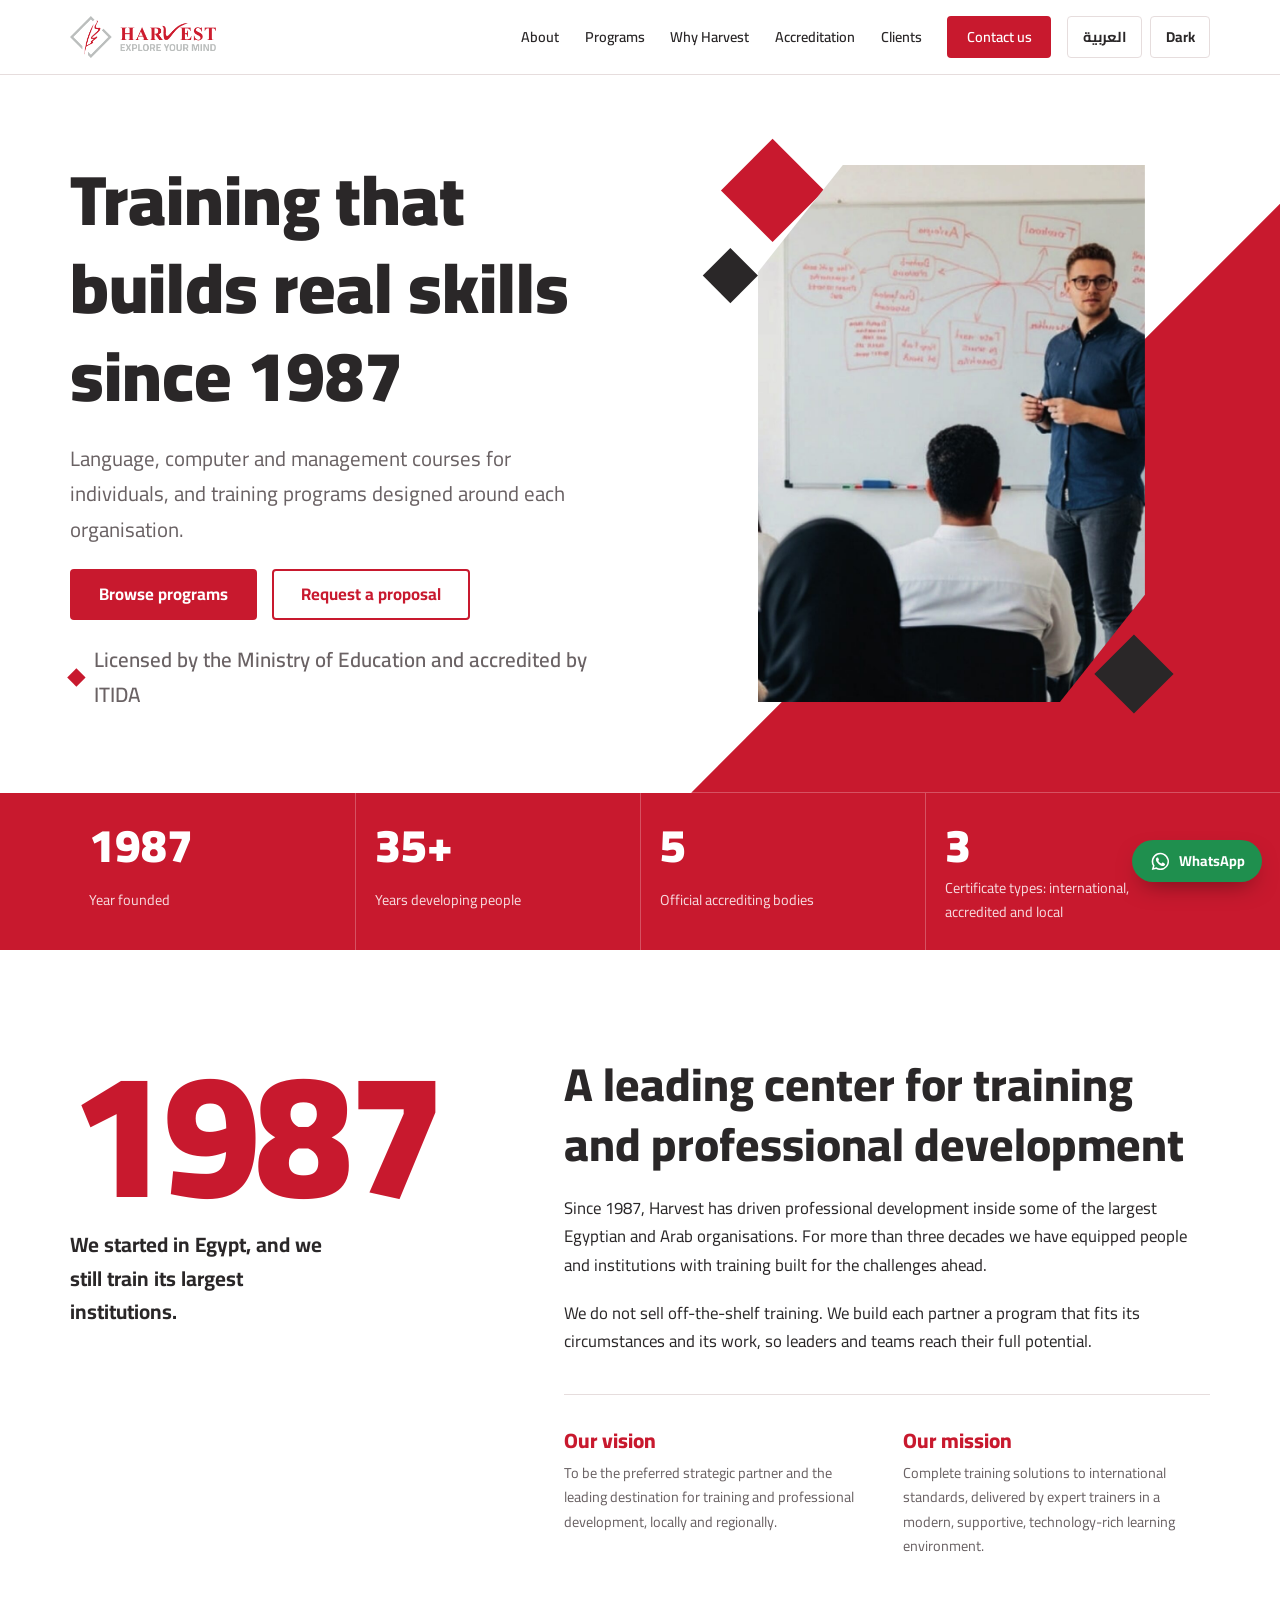
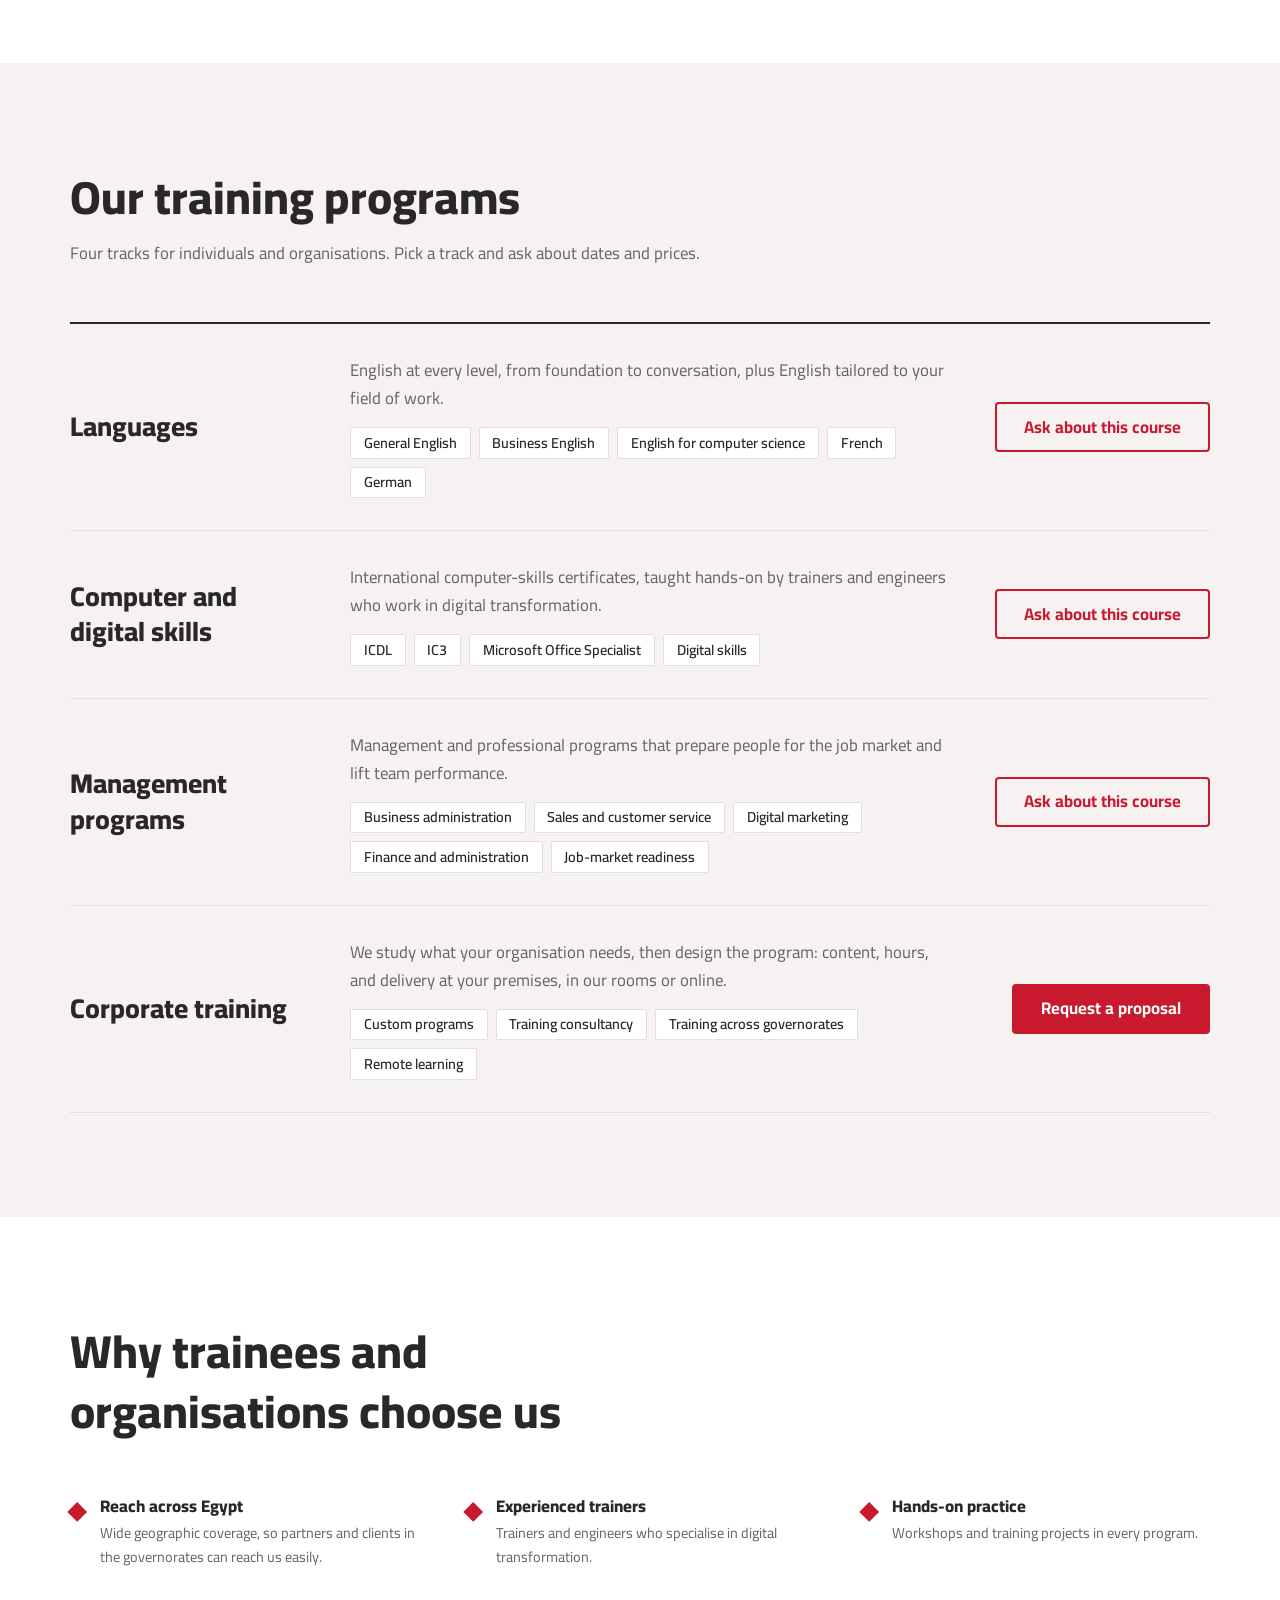
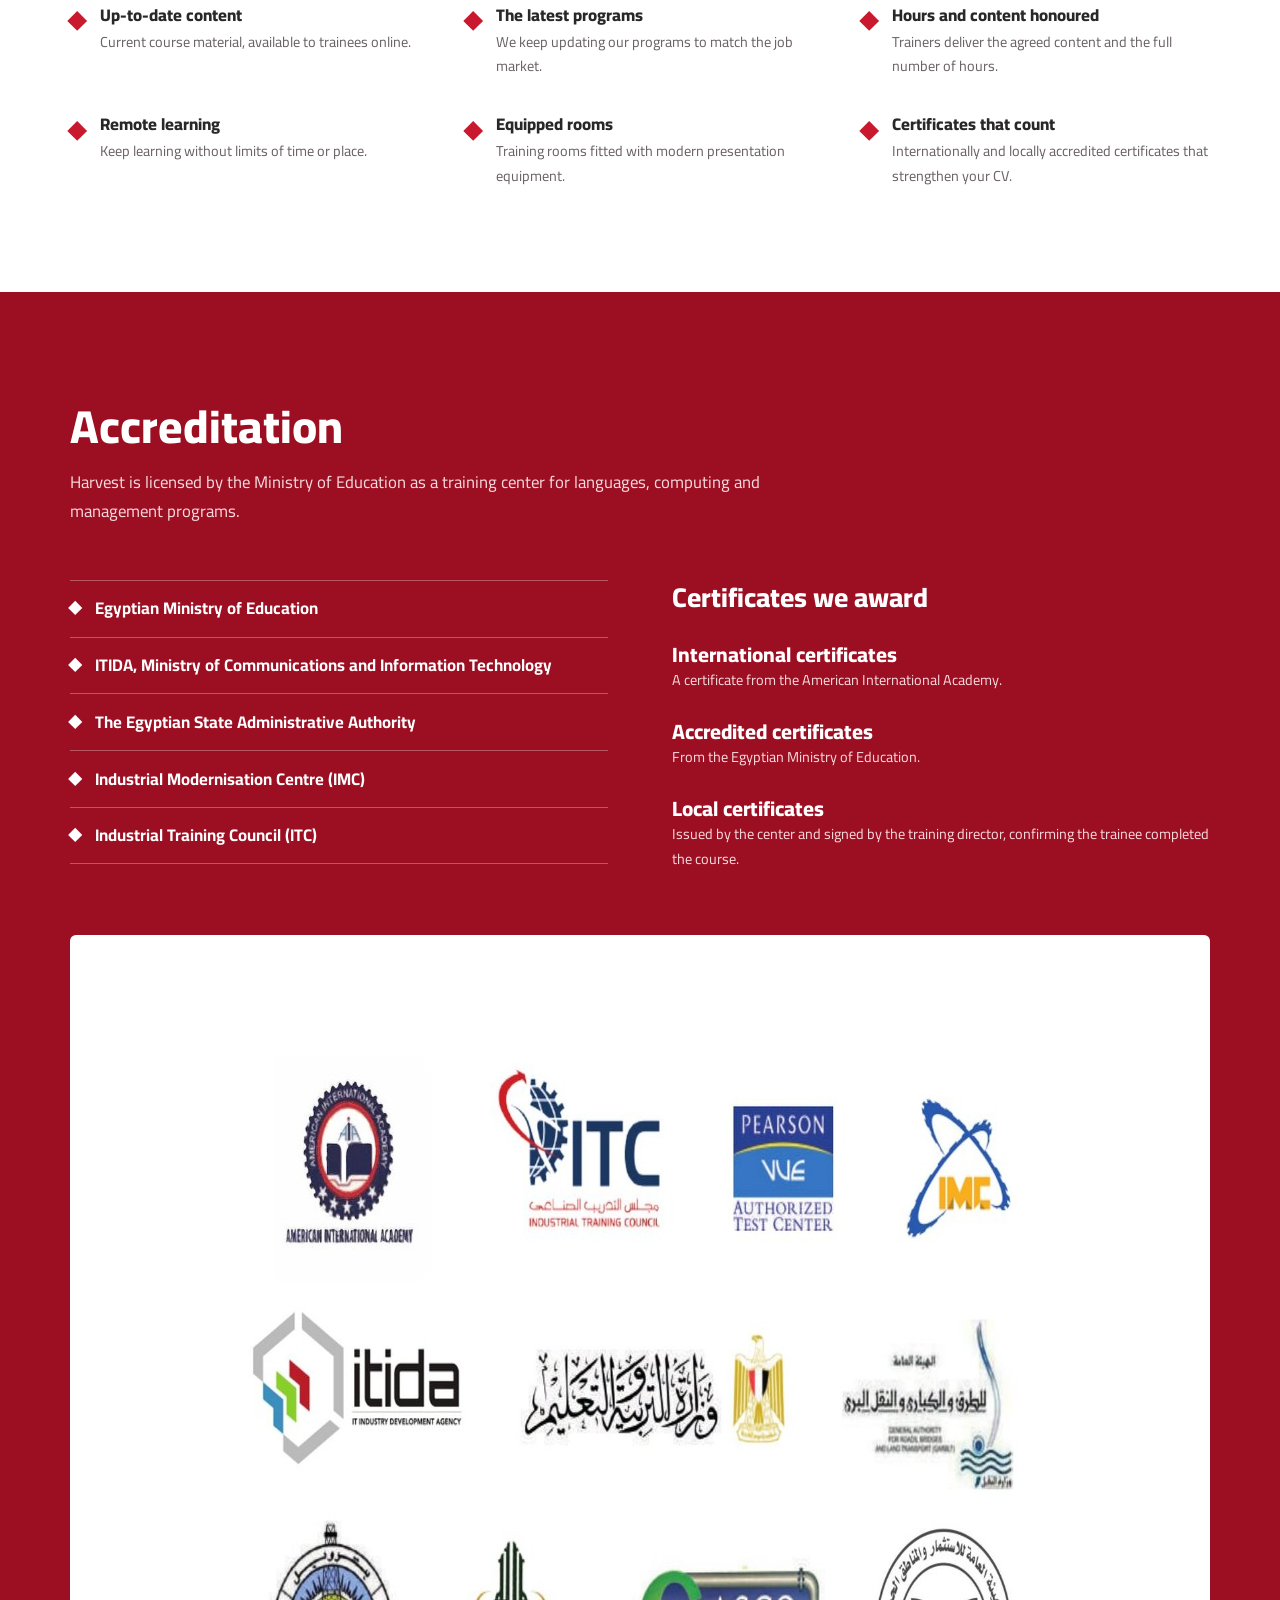
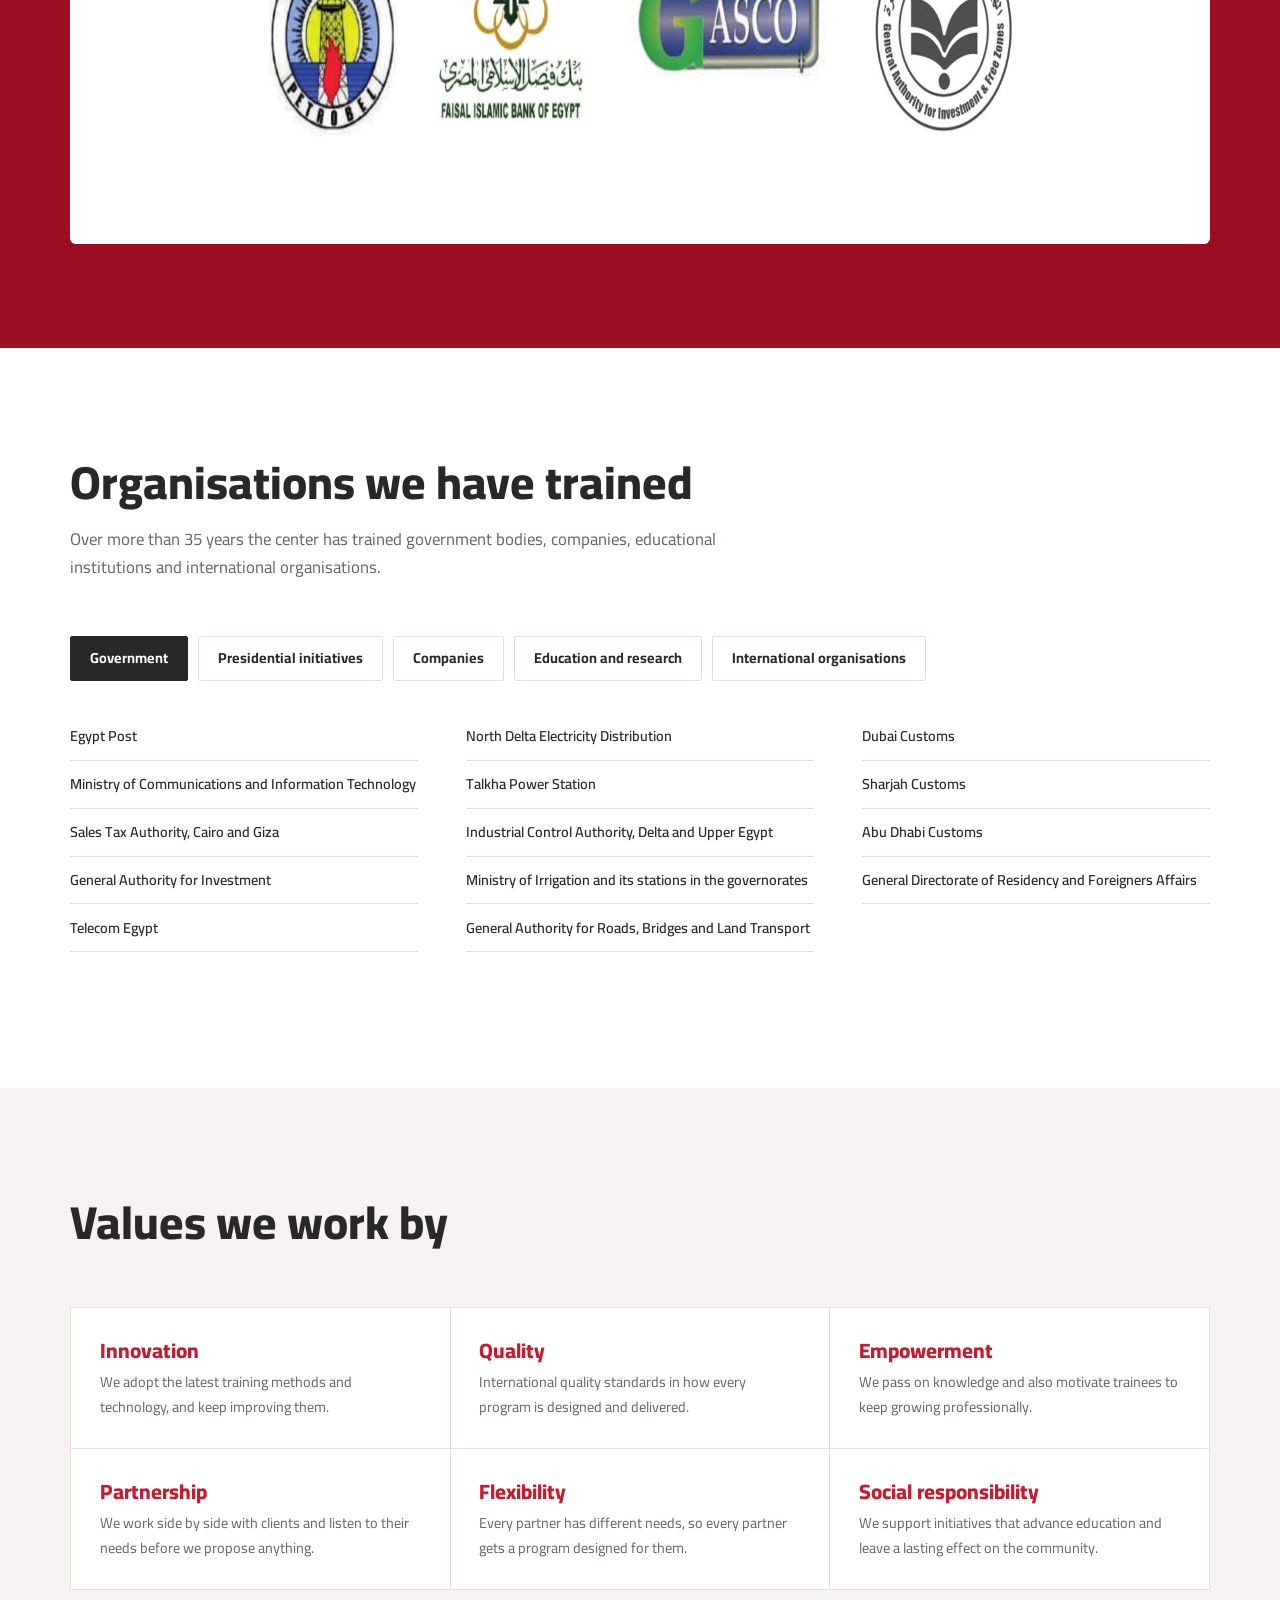
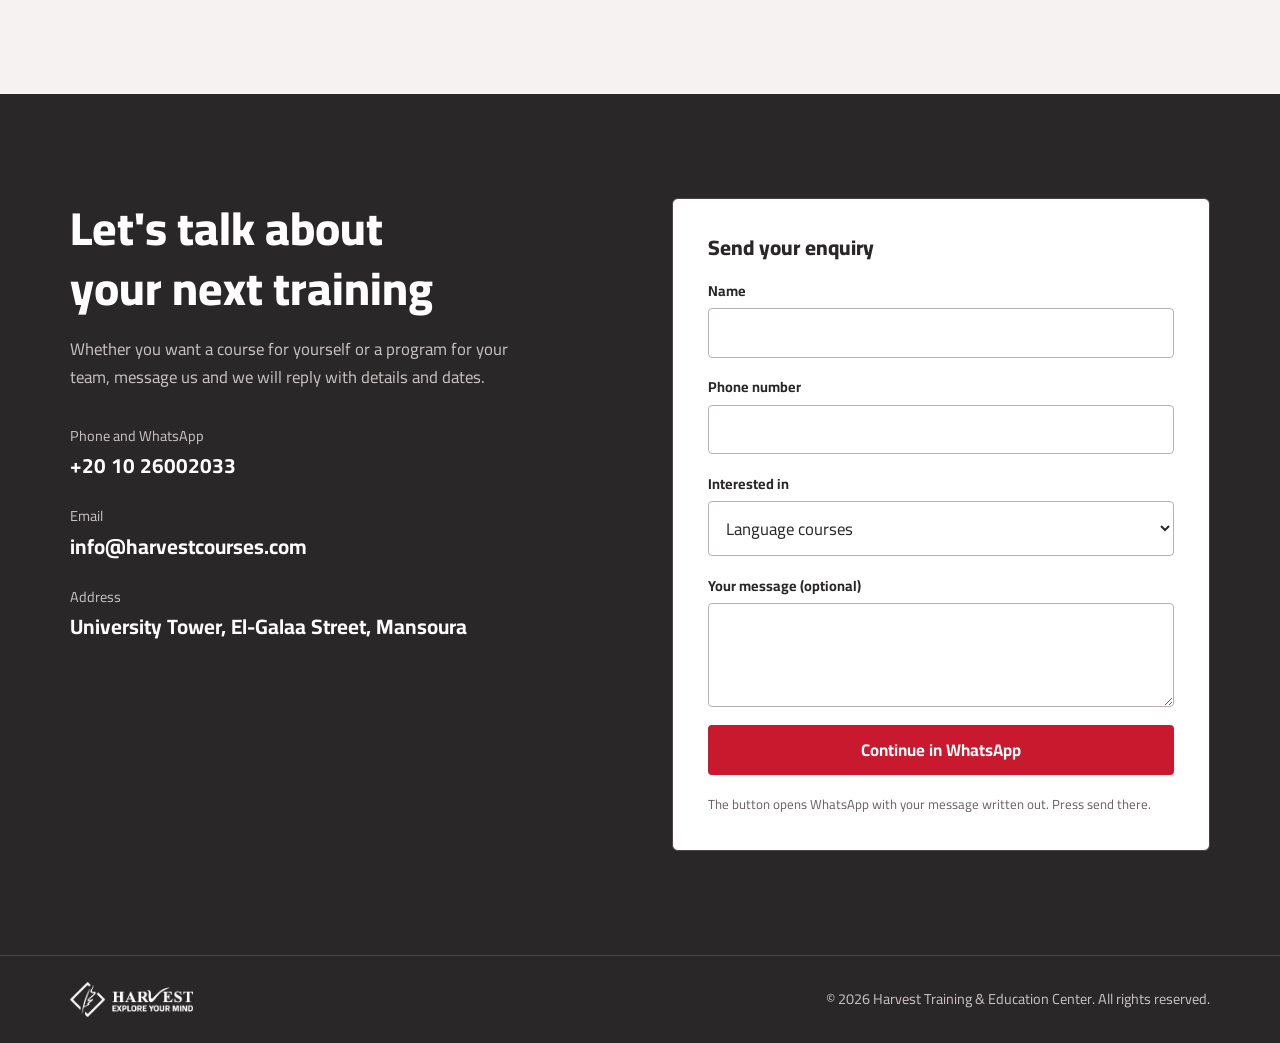
<file: index.html>
<!DOCTYPE html>
<html lang="en" dir="ltr">
<head>
<meta charset="utf-8">
<meta name="viewport" content="width=device-width, initial-scale=1, viewport-fit=cover">
<title>Harvest Training &amp; Education Center</title>
<meta name="description" content="Harvest Training &amp; Education Center, Egypt, since 1987. Language, computer and management courses for individuals and organisations. Licensed by the Ministry of Education and accredited by ITIDA.">
<link rel="canonical" href="https://elsherbini26.github.io/harvest/">
<link rel="alternate" hreflang="en" href="https://elsherbini26.github.io/harvest/">
<link rel="alternate" hreflang="ar" href="https://elsherbini26.github.io/harvest/ar/">
<link rel="alternate" hreflang="x-default" href="https://elsherbini26.github.io/harvest/">
<meta property="og:type" content="website">
<meta property="og:url" content="https://elsherbini26.github.io/harvest/">
<meta property="og:locale" content="en_US">
<meta property="og:locale:alternate" content="ar_EG">
<meta property="og:title" content="Harvest Training &amp; Education Center">
<meta property="og:description" content="Language, computer and management courses for individuals and organisations since 1987.">
<meta property="og:image" content="https://elsherbini26.github.io/harvest/images/classroom-wide.jpg">
<meta name="theme-color" content="#C8192E">
<link rel="icon" type="image/png" href="images/favicon.png">
<link rel="apple-touch-icon" href="images/favicon.png">
<link rel="preconnect" href="https://fonts.googleapis.com">
<link rel="preconnect" href="https://fonts.gstatic.com" crossorigin>
<link rel="stylesheet" href="https://fonts.googleapis.com/css2?family=Cairo:wght@400;600;700;800;900&display=swap">
<link rel="stylesheet" href="css/style.css">
<script type="application/ld+json">
{
  "@context": "https://schema.org",
  "@type": "EducationalOrganization",
  "name": "Harvest Training & Education Center",
  "alternateName": "مركز هارفست للتدريب والتعليم",
  "url": "https://elsherbini26.github.io/harvest/",
  "logo": "https://elsherbini26.github.io/harvest/images/logo.png",
  "foundingDate": "1987",
  "email": "info@harvestcourses.com",
  "telephone": "+201026002033",
  "address": { "@type": "PostalAddress", "addressLocality": "Mansoura", "addressRegion": "Dakahlia", "addressCountry": "EG" }
}
</script>
</head>
<body>
<!--BODY-->
<script>
/* Apply the visitor's saved theme before the page paints */
(function(){try{
  var t=localStorage.getItem("harvest-theme");
  if(t==="dark"||t==="light")document.documentElement.setAttribute("data-theme",t);
}catch(e){}})();
</script>
<header class="site-header">
  <div class="wrap">
    <a class="brand" href="#top" aria-label="Harvest, home"><img src="images/logo.png" alt="Harvest" width="560" height="160"></a>
    <nav class="nav" id="nav" aria-label="Main">
      <a href="#about">About</a>
      <a href="#programs">Programs</a>
      <a href="#why">Why Harvest</a>
      <a href="#accreditation">Accreditation</a>
      <a href="#clients">Clients</a>
      <a class="btn" href="#contact">Contact us</a>
    </nav>
    <div class="tools">
      <a class="tool" id="lang-toggle" href="ar/" lang="ar" hreflang="ar">العربية</a>
      <button class="tool" id="theme-toggle" type="button">Dark</button>
      <button class="nav-toggle" id="nav-toggle" type="button" aria-label="Menu" aria-expanded="false" aria-controls="nav"><span></span></button>
    </div>
  </div>
</header>

<main id="top">
  <section class="hero">
    <div class="wrap">
      <div class="hero-copy">
        <h1>Training that builds real skills since 1987</h1>
        <p>Language, computer and management courses for individuals, and training programs designed around each organisation.</p>
        <div class="hero-actions">
          <a class="btn" href="#programs">Browse programs</a>
          <a class="btn btn--ghost" href="#contact">Request a proposal</a>
        </div>
        <p class="licence">Licensed by the Ministry of Education and accredited by ITIDA</p>
      </div>
      <div class="hero-art" aria-hidden="true">
        <span class="chip chip--a"></span>
        <div class="diamond"><img src="images/classroom.jpg" alt="" width="900" height="1242"></div>
        <span class="chip chip--b"></span>
        <span class="chip chip--c"></span>
      </div>
    </div>
  </section>

  <section class="facts" aria-label="Harvest in numbers">
    <div class="wrap">
      <ul>
        <li><strong>1987</strong><span>Year founded</span></li>
        <li><strong>35+</strong><span>Years developing people</span></li>
        <li><strong>5</strong><span>Official accrediting bodies</span></li>
        <li><strong>3</strong><span>Certificate types: international, accredited and local</span></li>
      </ul>
    </div>
  </section>

  <section class="band" id="about">
    <div class="wrap about">
      <div>
        <div class="year">1987</div>
        <p class="year-note">We started in Egypt, and we still train its largest institutions.</p>
      </div>
      <div class="about-text">
        <h2>A leading center for training and professional development</h2>
        <p>Since 1987, Harvest has driven professional development inside some of the largest Egyptian and Arab organisations. For more than three decades we have equipped people and institutions with training built for the challenges ahead.</p>
        <p>We do not sell off-the-shelf training. We build each partner a program that fits its circumstances and its work, so leaders and teams reach their full potential.</p>
        <div class="pair">
          <div>
            <h3>Our vision</h3>
            <p>To be the preferred strategic partner and the leading destination for training and professional development, locally and regionally.</p>
          </div>
          <div>
            <h3>Our mission</h3>
            <p>Complete training solutions to international standards, delivered by expert trainers in a modern, supportive, technology-rich learning environment.</p>
          </div>
        </div>
      </div>
    </div>
  </section>

  <section class="band band--mist" id="programs">
    <div class="wrap">
      <div class="head">
        <h2>Our training programs</h2>
        <p>Four tracks for individuals and organisations. Pick a track and ask about dates and prices.</p>
      </div>
      <div class="tracks">
        <article class="track">
          <h3>Languages</h3>
          <div class="track-body">
            <p>English at every level, from foundation to conversation, plus English tailored to your field of work.</p>
            <ul class="tags">
              <li>General English</li><li>Business English</li><li>English for computer science</li><li>French</li><li>German</li>
            </ul>
          </div>
          <a class="btn btn--ghost" href="#contact" data-interest="Language courses">Ask about this course</a>
        </article>
        <article class="track">
          <h3>Computer and digital skills</h3>
          <div class="track-body">
            <p>International computer-skills certificates, taught hands-on by trainers and engineers who work in digital transformation.</p>
            <ul class="tags">
              <li>ICDL</li><li>IC3</li><li>Microsoft Office Specialist</li><li>Digital skills</li>
            </ul>
          </div>
          <a class="btn btn--ghost" href="#contact" data-interest="Computer courses">Ask about this course</a>
        </article>
        <article class="track">
          <h3>Management programs</h3>
          <div class="track-body">
            <p>Management and professional programs that prepare people for the job market and lift team performance.</p>
            <ul class="tags">
              <li>Business administration</li><li>Sales and customer service</li><li>Digital marketing</li><li>Finance and administration</li><li>Job-market readiness</li>
            </ul>
          </div>
          <a class="btn btn--ghost" href="#contact" data-interest="Management programs">Ask about this course</a>
        </article>
        <article class="track">
          <h3>Corporate training</h3>
          <div class="track-body">
            <p>We study what your organisation needs, then design the program: content, hours, and delivery at your premises, in our rooms or online.</p>
            <ul class="tags">
              <li>Custom programs</li><li>Training consultancy</li><li>Training across governorates</li><li>Remote learning</li>
            </ul>
          </div>
          <a class="btn" href="#contact" data-interest="Corporate training">Request a proposal</a>
        </article>
      </div>
    </div>
  </section>

  <section class="band" id="why">
    <div class="wrap">
      <div class="head">
        <h2>Why trainees and organisations choose us</h2>
      </div>
      <ul class="reasons">
        <li><div><h3>Reach across Egypt</h3><p>Wide geographic coverage, so partners and clients in the governorates can reach us easily.</p></div></li>
        <li><div><h3>Experienced trainers</h3><p>Trainers and engineers who specialise in digital transformation.</p></div></li>
        <li><div><h3>Hands-on practice</h3><p>Workshops and training projects in every program.</p></div></li>
        <li><div><h3>Up-to-date content</h3><p>Current course material, available to trainees online.</p></div></li>
        <li><div><h3>The latest programs</h3><p>We keep updating our programs to match the job market.</p></div></li>
        <li><div><h3>Hours and content honoured</h3><p>Trainers deliver the agreed content and the full number of hours.</p></div></li>
        <li><div><h3>Remote learning</h3><p>Keep learning without limits of time or place.</p></div></li>
        <li><div><h3>Equipped rooms</h3><p>Training rooms fitted with modern presentation equipment.</p></div></li>
        <li><div><h3>Certificates that count</h3><p>Internationally and locally accredited certificates that strengthen your CV.</p></div></li>
      </ul>
    </div>
  </section>

  <section class="band band--crimson on-dark" id="accreditation">
    <div class="wrap">
      <div class="head">
        <h2>Accreditation</h2>
        <p>Harvest is licensed by the Ministry of Education as a training center for languages, computing and management programs.</p>
      </div>
      <div class="accred">
        <ul class="bodies">
          <li>Egyptian Ministry of Education</li>
          <li>ITIDA, Ministry of Communications and Information Technology</li>
          <li>The Egyptian State Administrative Authority</li>
          <li>Industrial Modernisation Centre (IMC)</li>
          <li>Industrial Training Council (ITC)</li>
        </ul>
        <div>
          <h3 class="certs-title">Certificates we award</h3>
          <div class="certs">
            <div><h3>International certificates</h3><p>A certificate from the American International Academy.</p></div>
            <div><h3>Accredited certificates</h3><p>From the Egyptian Ministry of Education.</p></div>
            <div><h3>Local certificates</h3><p>Issued by the center and signed by the training director, confirming the trainee completed the course.</p></div>
          </div>
        </div>
      </div>
      <div class="partners">
        <img src="images/partners.jpg" alt="Harvest partners: American International Academy, ITC, Pearson VUE, IMC, ITIDA, Ministry of Education, General Authority for Roads and Bridges, Petrobel, Faisal Islamic Bank, GASCO, General Authority for Investment" width="1310" height="839">
      </div>
    </div>
  </section>

  <section class="band" id="clients">
    <div class="wrap">
      <div class="head">
        <h2>Organisations we have trained</h2>
        <p>Over more than 35 years the center has trained government bodies, companies, educational institutions and international organisations.</p>
      </div>
      <div class="tabs" id="tabs" role="tablist" aria-label="Sectors" hidden>
        <button class="tab" type="button" role="tab" id="tab-gov" aria-controls="panel-gov">Government</button>
        <button class="tab" type="button" role="tab" id="tab-init" aria-controls="panel-init">Presidential initiatives</button>
        <button class="tab" type="button" role="tab" id="tab-co" aria-controls="panel-co">Companies</button>
        <button class="tab" type="button" role="tab" id="tab-edu" aria-controls="panel-edu">Education and research</button>
        <button class="tab" type="button" role="tab" id="tab-ngo" aria-controls="panel-ngo">International organisations</button>
      </div>
      <div class="panel" id="panel-gov" role="tabpanel" aria-labelledby="tab-gov">
        <h3>Government bodies and authorities</h3>
        <ul class="client-list">
          <li>Egypt Post</li>
          <li>Ministry of Communications and Information Technology</li>
          <li>Sales Tax Authority, Cairo and Giza</li>
          <li>General Authority for Investment</li>
          <li>Telecom Egypt</li>
          <li>North Delta Electricity Distribution</li>
          <li>Talkha Power Station</li>
          <li>Industrial Control Authority, Delta and Upper Egypt</li>
          <li>Ministry of Irrigation and its stations in the governorates</li>
          <li>General Authority for Roads, Bridges and Land Transport</li>
          <li>Dubai Customs</li>
          <li>Sharjah Customs</li>
          <li>Abu Dhabi Customs</li>
          <li>General Directorate of Residency and Foreigners Affairs</li>
        </ul>
      </div>
      <div class="panel" id="panel-init" role="tabpanel" aria-labelledby="tab-init">
        <h3>Presidential and development initiatives</h3>
        <ul class="client-list">
          <li>The presidential initiative Haya Karima (Decent Life)</li>
          <li>Digital Egypt Pioneers, with the Ministry of Communications</li>
          <li>Haya Karima: specialised English for computer science</li>
        </ul>
      </div>
      <div class="panel" id="panel-co" role="tabpanel" aria-labelledby="tab-co">
        <h3>Companies and private institutions</h3>
        <ul class="client-list">
          <li>Egyptian Contracting Company (formerly Mokhtar Ibrahim)</li>
          <li>Coca-Cola Egypt, all branches</li>
          <li>Maersk Shipping, Port Said</li>
          <li>Redmar Shipping, Port Said</li>
          <li>Container Handling Company, Damietta and Port Said</li>
          <li>El Nasr Fertilizers and Chemical Industries, Dakahlia</li>
          <li>El Nasr Particle Board and Resins</li>
          <li>Mediterraneo Food Industries</li>
          <li>Cairo A3 Stevedoring</li>
          <li>United Air Conditioning</li>
          <li>Lever Egypt</li>
        </ul>
      </div>
      <div class="panel" id="panel-edu" role="tabpanel" aria-labelledby="tab-edu">
        <h3>Educational and research institutions</h3>
        <ul class="client-list">
          <li>Scientific Computing Center, Mansoura University</li>
          <li>Faculty of Women, Ain Shams University</li>
          <li>Faculty of Specific Education, Mansoura University</li>
          <li>Nursing Institute, Sherbin</li>
          <li>Agricultural Quarantine, Damietta Port</li>
        </ul>
      </div>
      <div class="panel" id="panel-ngo" role="tabpanel" aria-labelledby="tab-ngo">
        <h3>International organisations and associations</h3>
        <ul class="client-list">
          <li>UNHCR, the UN Refugee Agency</li>
          <li>Plan International Egypt</li>
          <li>Caritas Egypt</li>
        </ul>
      </div>
    </div>
  </section>

  <section class="band band--mist" id="values">
    <div class="wrap">
      <div class="head">
        <h2>Values we work by</h2>
      </div>
      <ul class="values">
        <li><h3>Innovation</h3><p>We adopt the latest training methods and technology, and keep improving them.</p></li>
        <li><h3>Quality</h3><p>International quality standards in how every program is designed and delivered.</p></li>
        <li><h3>Empowerment</h3><p>We pass on knowledge and also motivate trainees to keep growing professionally.</p></li>
        <li><h3>Partnership</h3><p>We work side by side with clients and listen to their needs before we propose anything.</p></li>
        <li><h3>Flexibility</h3><p>Every partner has different needs, so every partner gets a program designed for them.</p></li>
        <li><h3>Social responsibility</h3><p>We support initiatives that advance education and leave a lasting effect on the community.</p></li>
      </ul>
    </div>
  </section>

  <section class="band band--ink on-dark" id="contact">
    <div class="wrap contact">
      <div>
        <h2>Let's talk about your next training</h2>
        <p class="contact-lead">Whether you want a course for yourself or a program for your team, message us and we will reply with details and dates.</p>
        <dl class="reach">
          <div><dt>Phone and WhatsApp</dt><dd><a class="ltr" href="tel:+201026002033">+20 10 26002033</a></dd></div>
          <div><dt>Email</dt><dd><a class="ltr" href="mailto:info@harvestcourses.com">info@harvestcourses.com</a></dd></div>
          <div><dt>Address</dt><dd>University Tower, El-Galaa Street, Mansoura</dd></div>
        </dl>
      </div>
      <form class="form" id="enquiry" novalidate>
        <h3>Send your enquiry</h3>
        <div class="field"><label for="f-name">Name</label><input id="f-name" name="name" type="text" autocomplete="name" required></div>
        <div class="field"><label for="f-phone">Phone number</label><input id="f-phone" name="phone" type="tel" inputmode="tel" autocomplete="tel" dir="ltr" required></div>
        <div class="field"><label for="f-interest">Interested in</label>
          <select id="f-interest" name="interest">
            <option value="Language courses">Language courses</option>
            <option value="Computer courses">Computer courses</option>
            <option value="Management programs">Management programs</option>
            <option value="Corporate training">Corporate training</option>
          </select>
        </div>
        <div class="field"><label for="f-msg">Your message (optional)</label><textarea id="f-msg" name="message"></textarea></div>
        <p class="form-error" id="f-error" role="alert" hidden></p>
        <button class="btn" type="submit">Continue in WhatsApp</button>
        <p class="form-note">The button opens WhatsApp with your message written out. Press send there.</p>
      </form>
    </div>
  </section>
</main>

<footer class="site-footer">
  <div class="wrap">
    <img src="images/logo-white.png" alt="Harvest" width="560" height="160">
    <p>© <span id="year-now">2026</span> <span>Harvest Training &amp; Education Center. All rights reserved.</span></p>
  </div>
</footer>

<a class="wa" href="https://wa.me/201026002033" target="_blank" rel="noopener" aria-label="Chat on WhatsApp">
  <svg viewBox="0 0 24 24" aria-hidden="true"><path d="M12 2a10 10 0 0 0-8.6 15.1L2 22l5-1.3A10 10 0 1 0 12 2zm0 18.200a8.200 8.200 0 0 1-4.200-1.200l-.3-.2-3 .8.8-2.900-.2-.3A8.200 8.200 0 1 1 12 20.200zm4.500-6.100c-.2-.1-1.500-.7-1.700-.8s-.4-.1-.6.1-.6.8-.8 1-.3.2-.5.1a6.700 6.700 0 0 1-3.300-2.900c-.3-.4.2-.4.7-1.300.1-.2 0-.3 0-.5l-.8-1.800c-.2-.5-.4-.4-.6-.4h-.5a1 1 0 0 0-.7.3 2.900 2.900 0 0 0-.9 2.200 5 5 0 0 0 1.100 2.700 11.500 11.500 0 0 0 4.400 3.900c1.600.7 2.300.8 3.100.6a2.600 2.600 0 0 0 1.700-1.200 2.100 2.100 0 0 0 .2-1.200c-.1-.1-.3-.2-.5-.3z"/></svg>
  <span>WhatsApp</span>
</a>
<!--/BODY-->
<script src="js/main.js"></script>
</body>
</html>
</file>
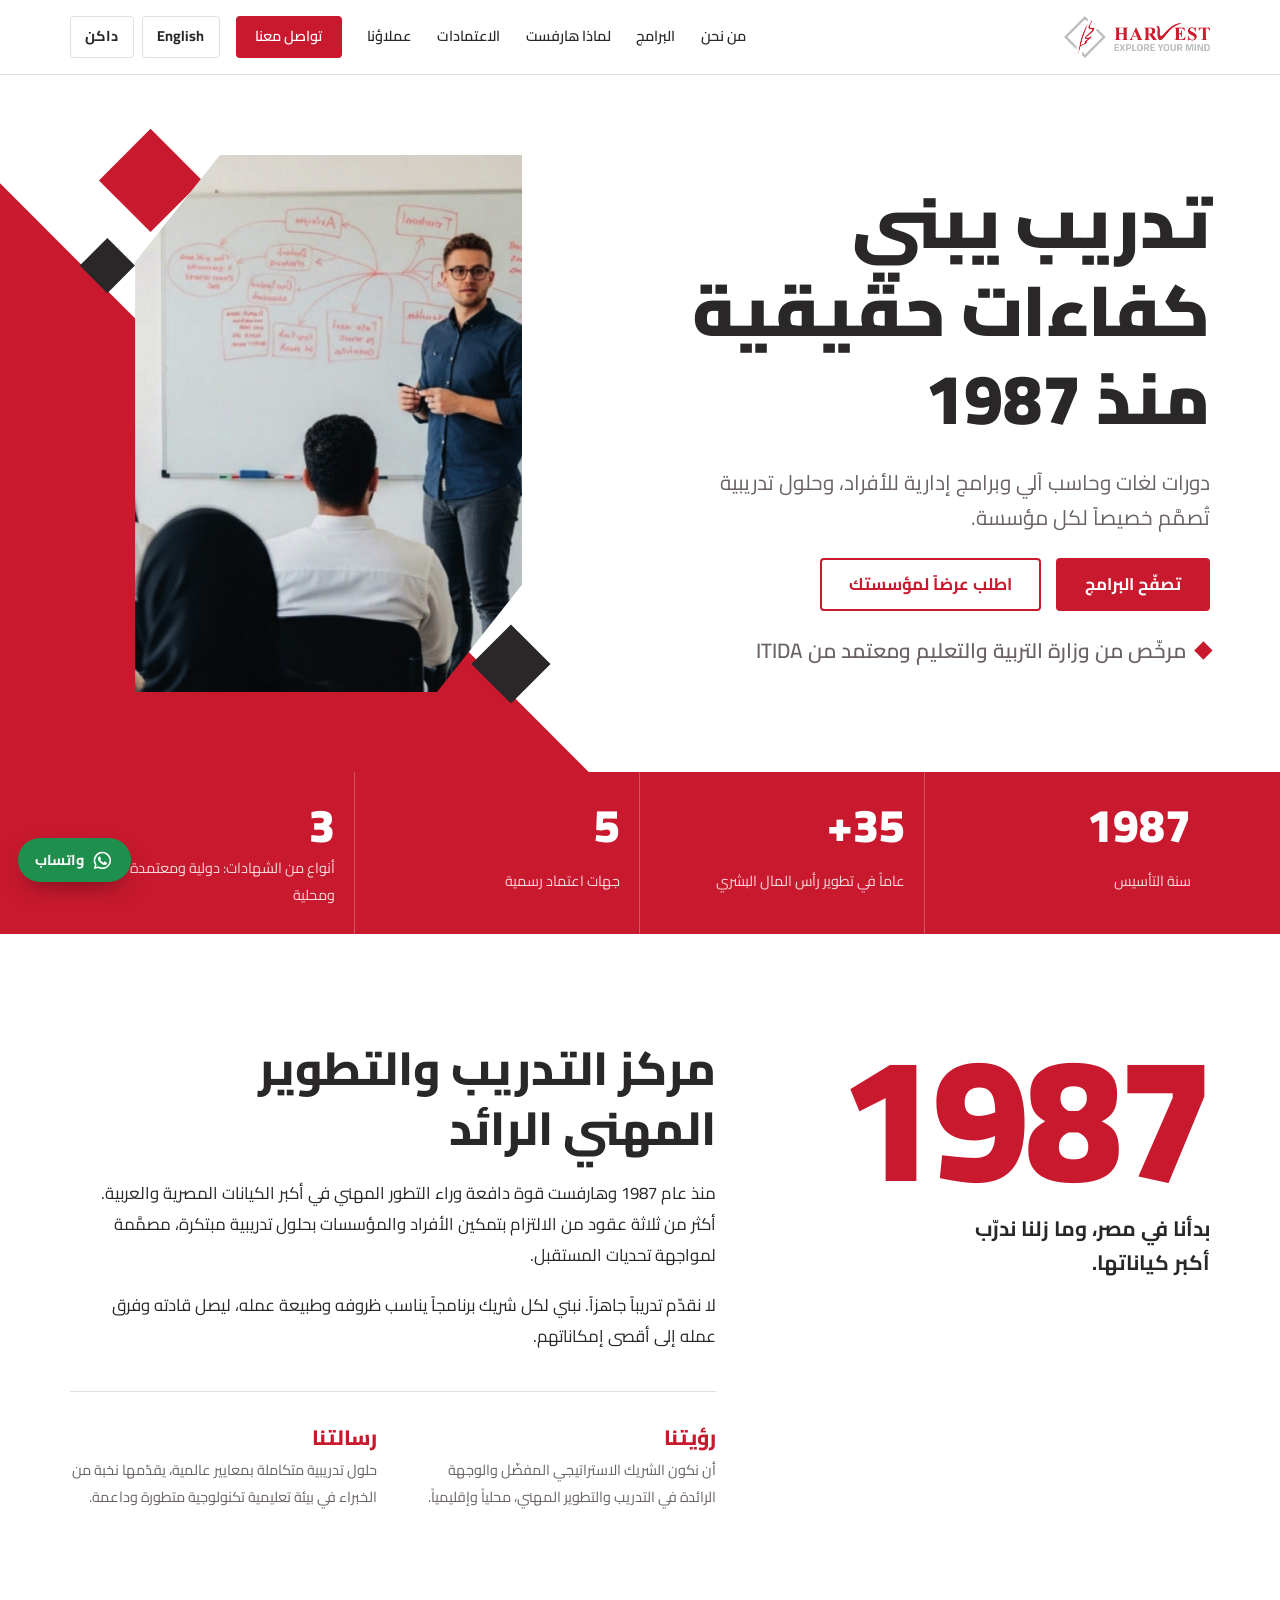
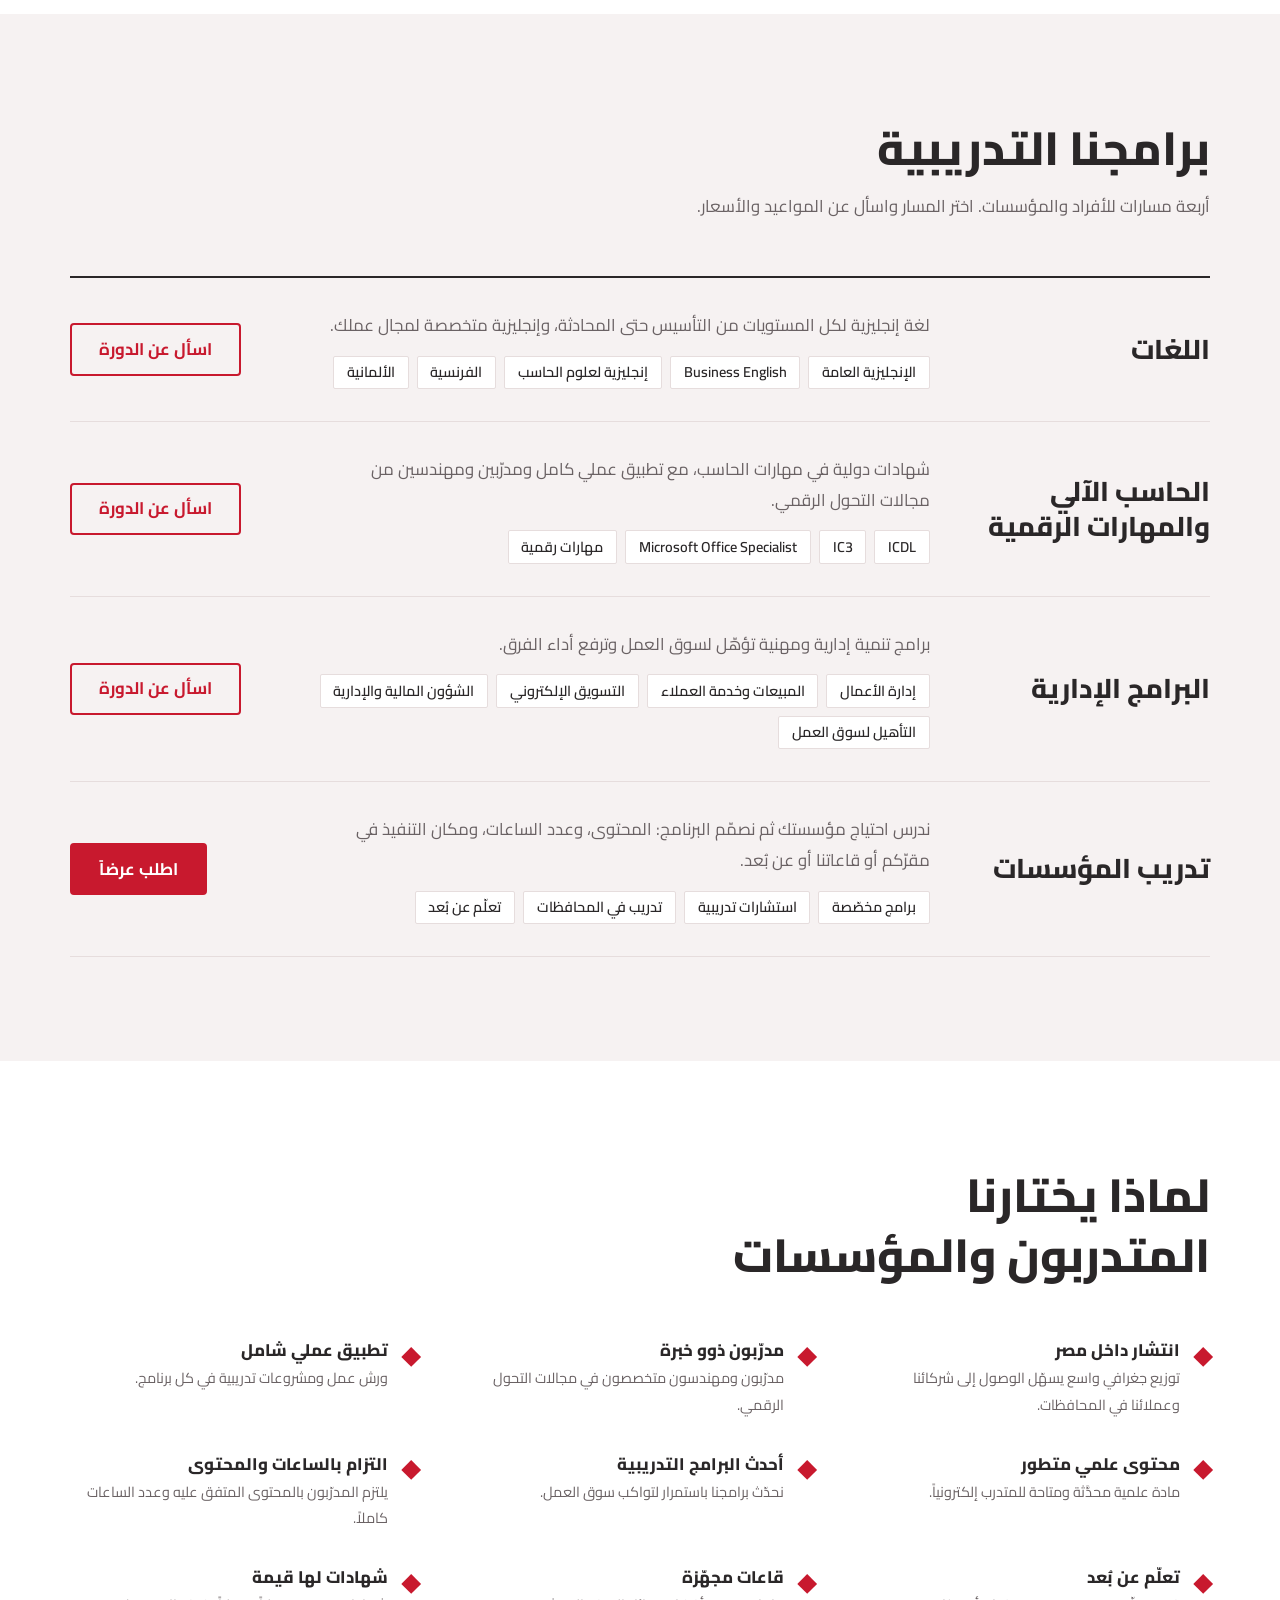
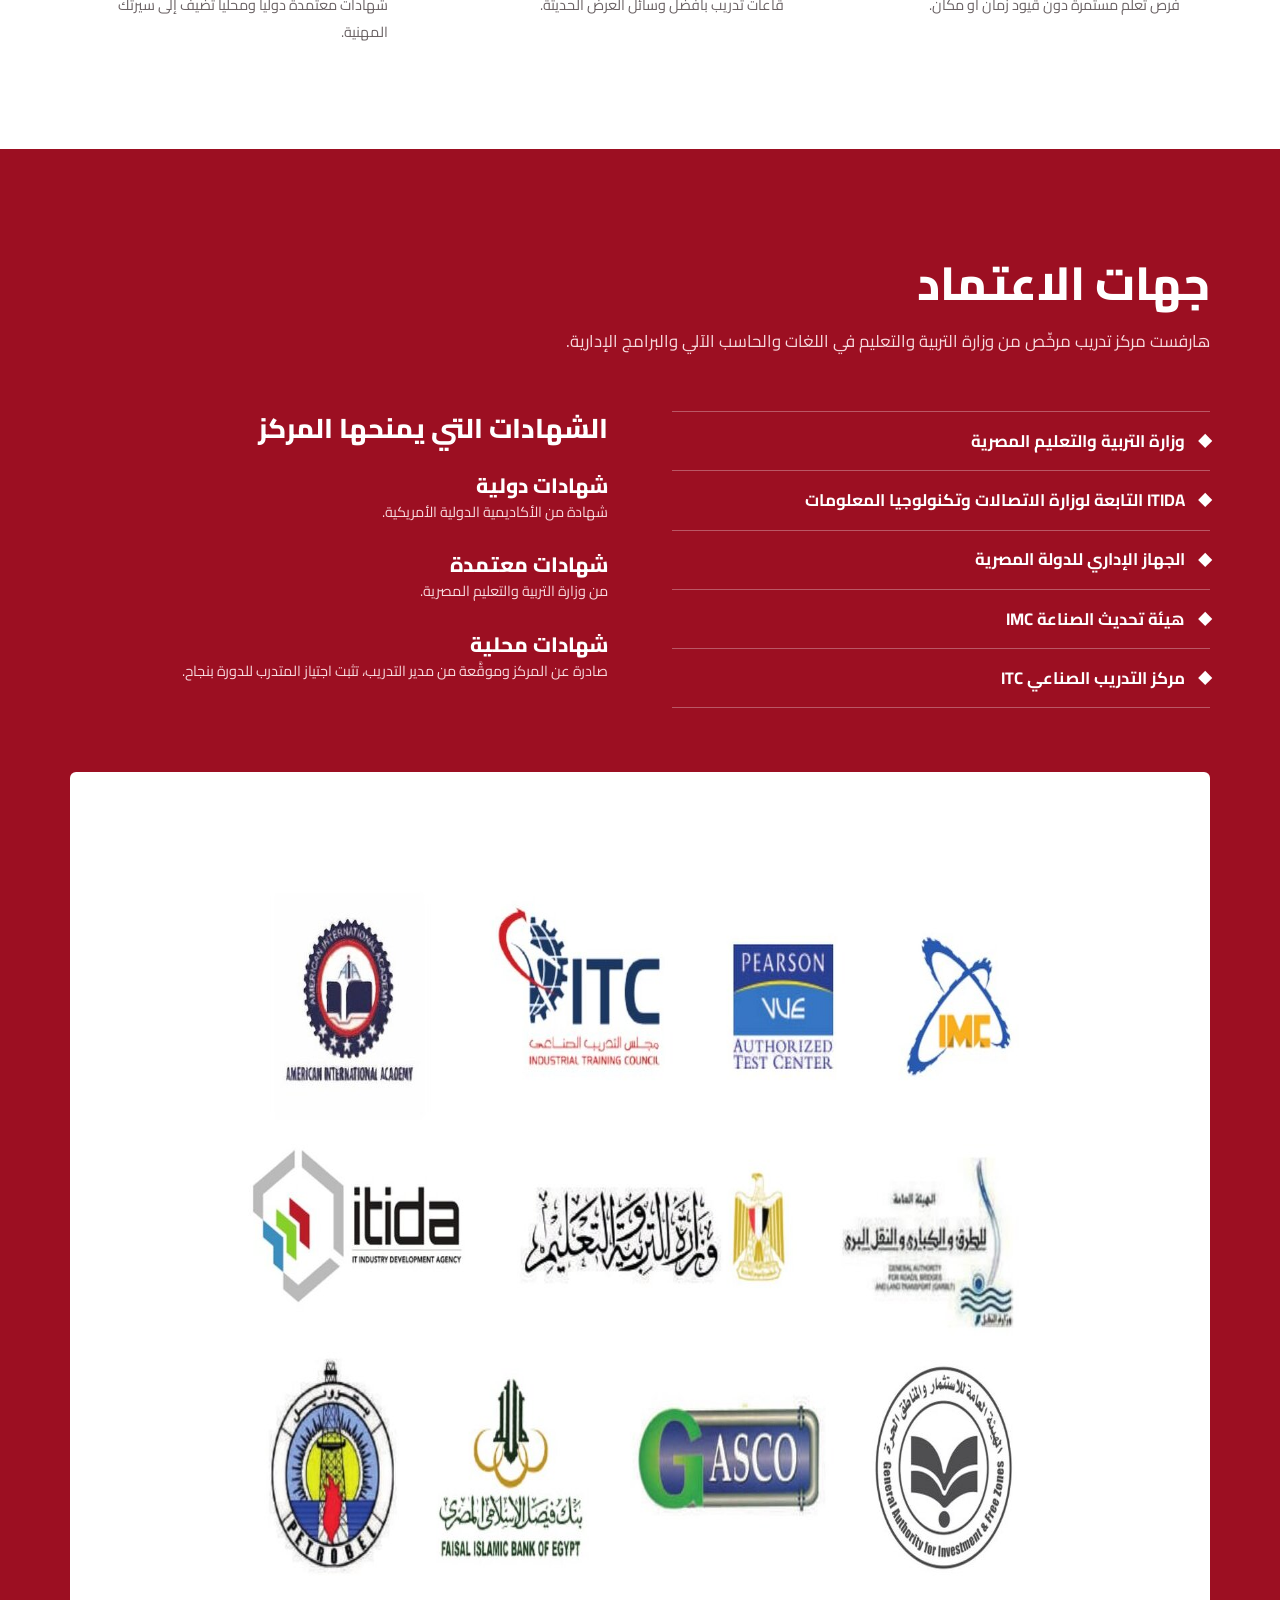
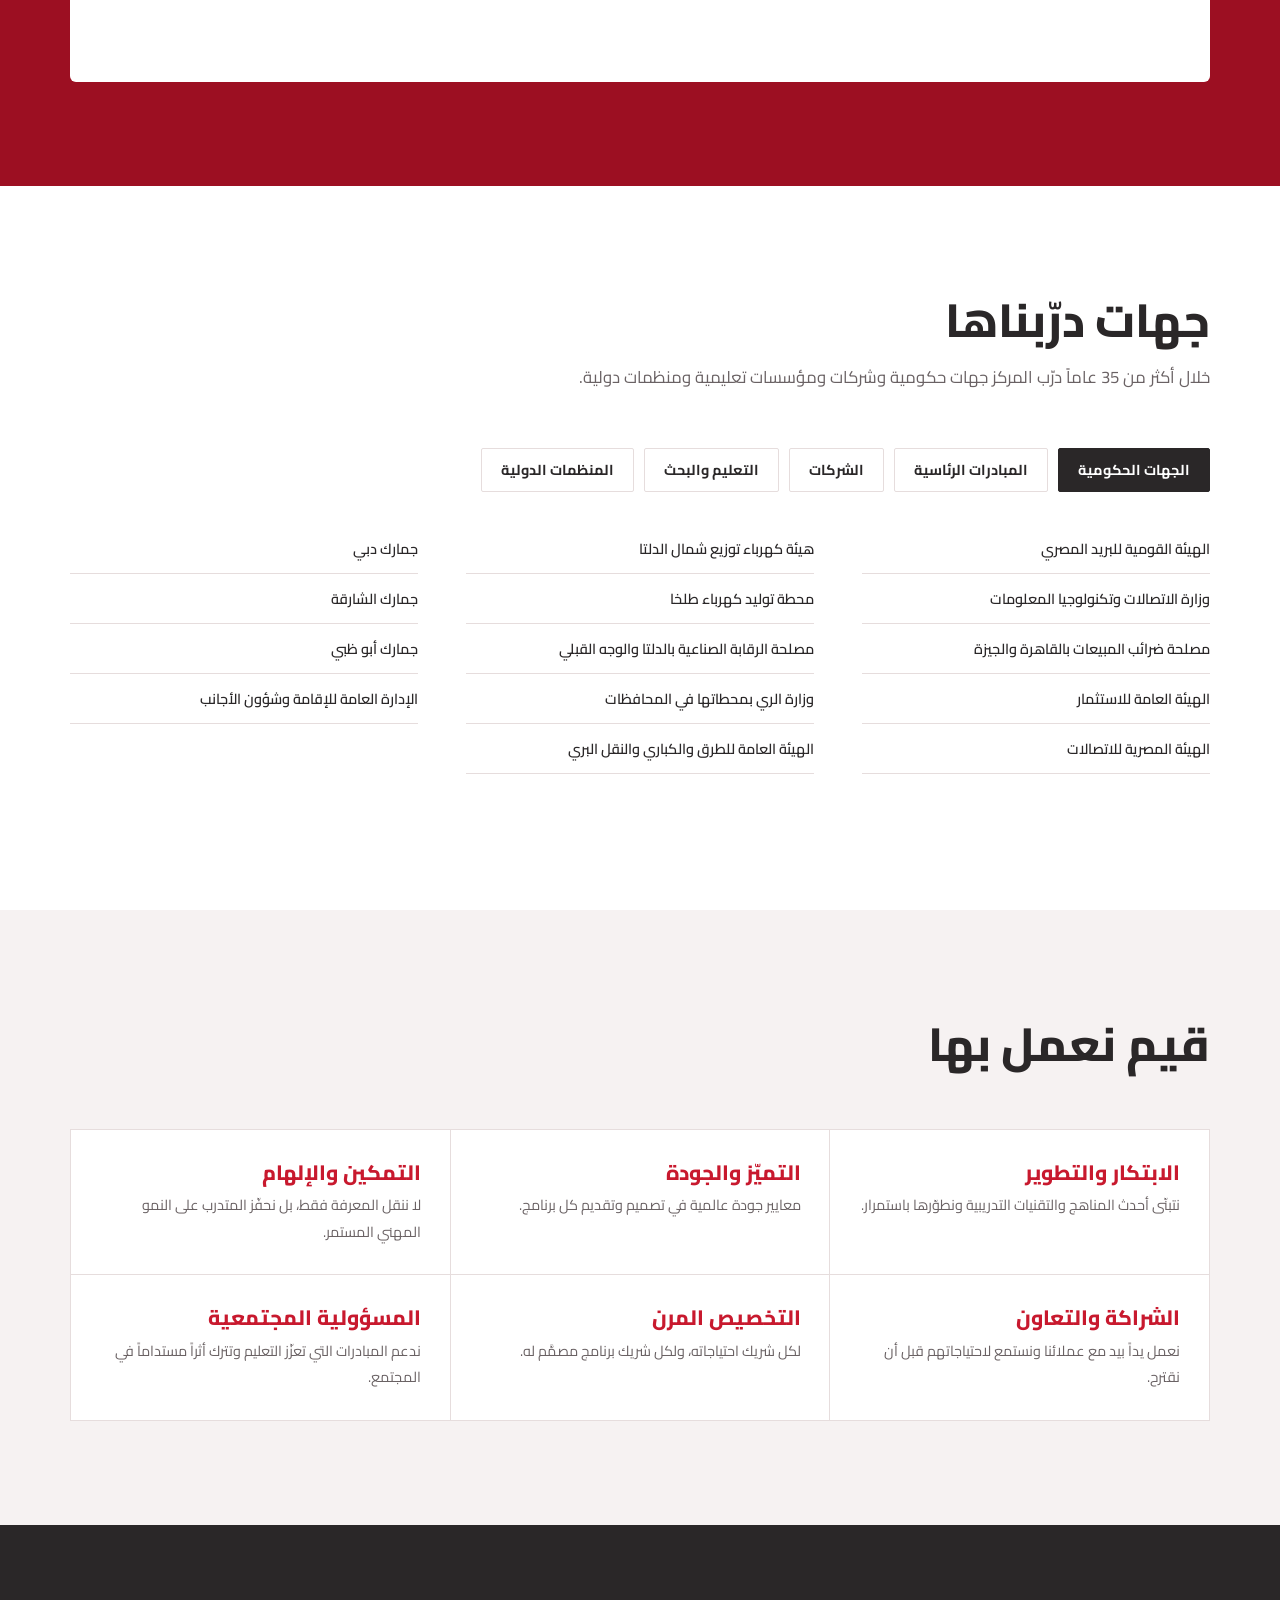
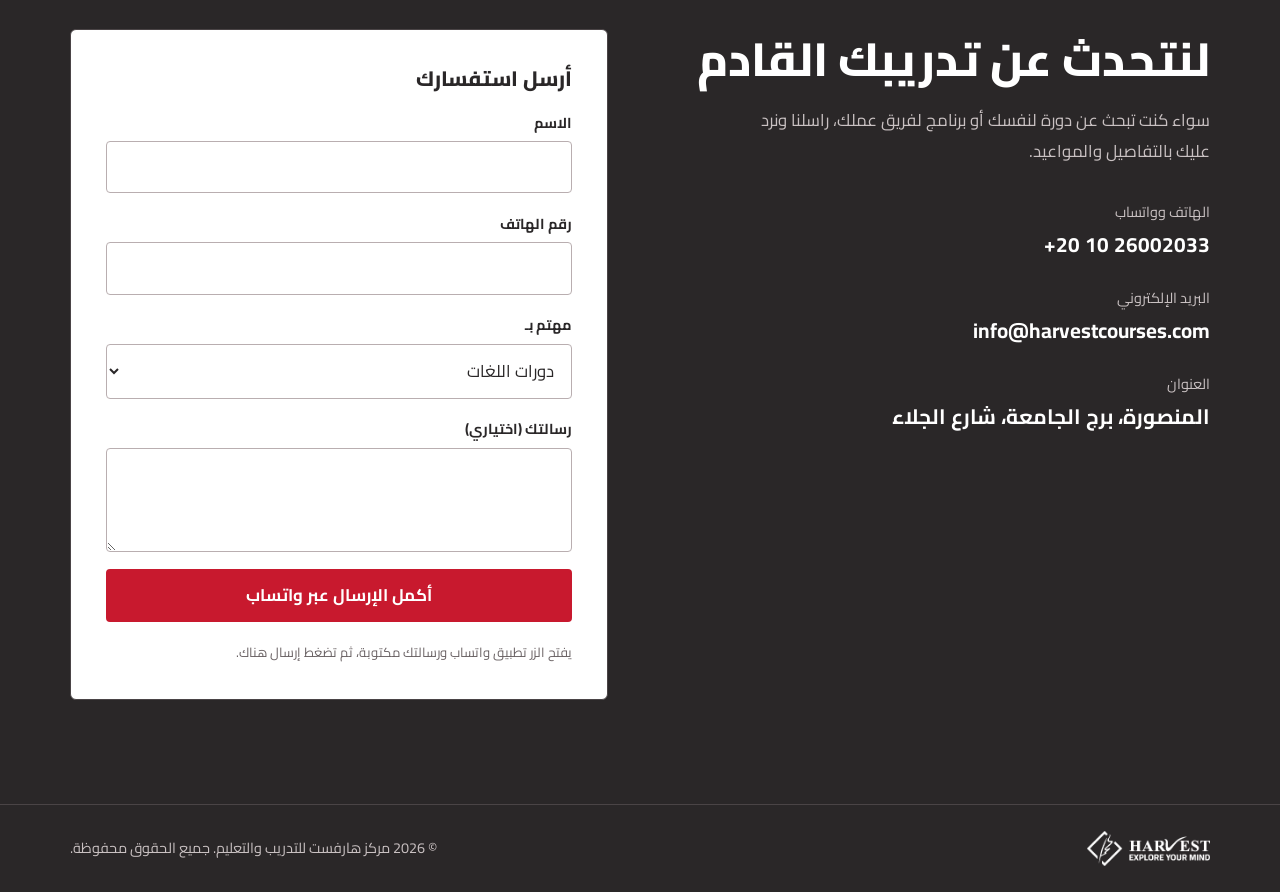
<file: ar/index.html>
<!DOCTYPE html>
<html lang="ar" dir="rtl">
<head>
<meta charset="utf-8">
<meta name="viewport" content="width=device-width, initial-scale=1, viewport-fit=cover">
<title>هارفست للتدريب والتعليم | دورات لغات وحاسب آلي وبرامج إدارية</title>
<meta name="description" content="مركز هارفست للتدريب والتعليم في مصر منذ 1987. دورات لغة إنجليزية وحاسب آلي وICDL وبرامج إدارية للأفراد والمؤسسات، بترخيص من وزارة التربية والتعليم واعتماد ITIDA.">
<link rel="canonical" href="https://elsherbini26.github.io/harvest/ar/">
<link rel="alternate" hreflang="en" href="https://elsherbini26.github.io/harvest/">
<link rel="alternate" hreflang="ar" href="https://elsherbini26.github.io/harvest/ar/">
<link rel="alternate" hreflang="x-default" href="https://elsherbini26.github.io/harvest/">
<meta property="og:type" content="website">
<meta property="og:url" content="https://elsherbini26.github.io/harvest/ar/">
<meta property="og:locale" content="ar_EG">
<meta property="og:locale:alternate" content="en_US">
<meta property="og:title" content="هارفست للتدريب والتعليم | دورات لغات وحاسب آلي وبرامج إدارية">
<meta property="og:description" content="دورات لغات وحاسب آلي وبرامج إدارية للأفراد والمؤسسات منذ 1987.">
<meta property="og:image" content="https://elsherbini26.github.io/harvest/images/classroom-wide.jpg">
<meta name="theme-color" content="#C8192E">
<link rel="icon" type="image/png" href="../images/favicon.png">
<link rel="apple-touch-icon" href="../images/favicon.png">
<link rel="preconnect" href="https://fonts.googleapis.com">
<link rel="preconnect" href="https://fonts.gstatic.com" crossorigin>
<link rel="stylesheet" href="https://fonts.googleapis.com/css2?family=Cairo:wght@400;600;700;800;900&display=swap">
<link rel="stylesheet" href="../css/style.css">
<script type="application/ld+json">
{
  "@context": "https://schema.org",
  "@type": "EducationalOrganization",
  "name": "Harvest Training & Education Center",
  "alternateName": "مركز هارفست للتدريب والتعليم",
  "url": "https://elsherbini26.github.io/harvest/",
  "logo": "https://elsherbini26.github.io/harvest/images/logo.png",
  "foundingDate": "1987",
  "email": "info@harvestcourses.com",
  "telephone": "+201026002033",
  "address": { "@type": "PostalAddress", "addressLocality": "Mansoura", "addressRegion": "Dakahlia", "addressCountry": "EG" }
}
</script>
</head>
<body>
<!--BODY-->
<script>
/* Apply the visitor's saved theme before the page paints */
(function(){try{
  var t=localStorage.getItem("harvest-theme");
  if(t==="dark"||t==="light")document.documentElement.setAttribute("data-theme",t);
}catch(e){}})();
</script>
<header class="site-header">
  <div class="wrap">
    <a class="brand" href="#top" aria-label="هارفست، الصفحة الرئيسية"><img src="../images/logo.png" alt="Harvest" width="560" height="160"></a>
    <nav class="nav" id="nav" aria-label="التنقل الرئيسي">
      <a href="#about">من نحن</a>
      <a href="#programs">البرامج</a>
      <a href="#why">لماذا هارفست</a>
      <a href="#accreditation">الاعتمادات</a>
      <a href="#clients">عملاؤنا</a>
      <a class="btn" href="#contact">تواصل معنا</a>
    </nav>
    <div class="tools">
      <a class="tool" id="lang-toggle" href="../" lang="en" hreflang="en">English</a>
      <button class="tool" id="theme-toggle" type="button">داكن</button>
      <button class="nav-toggle" id="nav-toggle" type="button" aria-label="القائمة" aria-expanded="false" aria-controls="nav"><span></span></button>
    </div>
  </div>
</header>

<main id="top">
  <section class="hero">
    <div class="wrap">
      <div class="hero-copy">
        <h1>تدريب يبني كفاءات حقيقية منذ 1987</h1>
        <p>دورات لغات وحاسب آلي وبرامج إدارية للأفراد، وحلول تدريبية تُصمَّم خصيصاً لكل مؤسسة.</p>
        <div class="hero-actions">
          <a class="btn" href="#programs">تصفّح البرامج</a>
          <a class="btn btn--ghost" href="#contact">اطلب عرضاً لمؤسستك</a>
        </div>
        <p class="licence">مرخّص من وزارة التربية والتعليم ومعتمد من ITIDA</p>
      </div>
      <div class="hero-art" aria-hidden="true">
        <span class="chip chip--a"></span>
        <div class="diamond"><img src="../images/classroom.jpg" alt="" width="900" height="1242"></div>
        <span class="chip chip--b"></span>
        <span class="chip chip--c"></span>
      </div>
    </div>
  </section>

  <section class="facts" aria-label="هارفست في أرقام">
    <div class="wrap">
      <ul>
        <li><strong>1987</strong><span>سنة التأسيس</span></li>
        <li><strong>35+</strong><span>عاماً في تطوير رأس المال البشري</span></li>
        <li><strong>5</strong><span>جهات اعتماد رسمية</span></li>
        <li><strong>3</strong><span>أنواع من الشهادات: دولية ومعتمدة ومحلية</span></li>
      </ul>
    </div>
  </section>

  <section class="band" id="about">
    <div class="wrap about">
      <div>
        <div class="year">1987</div>
        <p class="year-note">بدأنا في مصر، وما زلنا ندرّب أكبر كياناتها.</p>
      </div>
      <div class="about-text">
        <h2>مركز التدريب والتطوير المهني الرائد</h2>
        <p>منذ عام 1987 وهارفست قوة دافعة وراء التطور المهني في أكبر الكيانات المصرية والعربية. أكثر من ثلاثة عقود من الالتزام بتمكين الأفراد والمؤسسات بحلول تدريبية مبتكرة، مصمَّمة لمواجهة تحديات المستقبل.</p>
        <p>لا نقدّم تدريباً جاهزاً. نبني لكل شريك برنامجاً يناسب ظروفه وطبيعة عمله، ليصل قادته وفرق عمله إلى أقصى إمكاناتهم.</p>
        <div class="pair">
          <div>
            <h3>رؤيتنا</h3>
            <p>أن نكون الشريك الاستراتيجي المفضّل والوجهة الرائدة في التدريب والتطوير المهني، محلياً وإقليمياً.</p>
          </div>
          <div>
            <h3>رسالتنا</h3>
            <p>حلول تدريبية متكاملة بمعايير عالمية، يقدّمها نخبة من الخبراء في بيئة تعليمية تكنولوجية متطورة وداعمة.</p>
          </div>
        </div>
      </div>
    </div>
  </section>

  <section class="band band--mist" id="programs">
    <div class="wrap">
      <div class="head">
        <h2>برامجنا التدريبية</h2>
        <p>أربعة مسارات للأفراد والمؤسسات. اختر المسار واسأل عن المواعيد والأسعار.</p>
      </div>
      <div class="tracks">
        <article class="track">
          <h3>اللغات</h3>
          <div class="track-body">
            <p>لغة إنجليزية لكل المستويات من التأسيس حتى المحادثة، وإنجليزية متخصصة لمجال عملك.</p>
            <ul class="tags">
              <li>الإنجليزية العامة</li><li>Business English</li><li>إنجليزية لعلوم الحاسب</li><li>الفرنسية</li><li>الألمانية</li>
            </ul>
          </div>
          <a class="btn btn--ghost" href="#contact" data-interest="Language courses">اسأل عن الدورة</a>
        </article>
        <article class="track">
          <h3>الحاسب الآلي والمهارات الرقمية</h3>
          <div class="track-body">
            <p>شهادات دولية في مهارات الحاسب، مع تطبيق عملي كامل ومدرّبين ومهندسين من مجالات التحول الرقمي.</p>
            <ul class="tags">
              <li>ICDL</li><li>IC3</li><li>Microsoft Office Specialist</li><li>مهارات رقمية</li>
            </ul>
          </div>
          <a class="btn btn--ghost" href="#contact" data-interest="Computer courses">اسأل عن الدورة</a>
        </article>
        <article class="track">
          <h3>البرامج الإدارية</h3>
          <div class="track-body">
            <p>برامج تنمية إدارية ومهنية تؤهّل لسوق العمل وترفع أداء الفرق.</p>
            <ul class="tags">
              <li>إدارة الأعمال</li><li>المبيعات وخدمة العملاء</li><li>التسويق الإلكتروني</li><li>الشؤون المالية والإدارية</li><li>التأهيل لسوق العمل</li>
            </ul>
          </div>
          <a class="btn btn--ghost" href="#contact" data-interest="Management programs">اسأل عن الدورة</a>
        </article>
        <article class="track">
          <h3>تدريب المؤسسات</h3>
          <div class="track-body">
            <p>ندرس احتياج مؤسستك ثم نصمّم البرنامج: المحتوى، وعدد الساعات، ومكان التنفيذ في مقرّكم أو قاعاتنا أو عن بُعد.</p>
            <ul class="tags">
              <li>برامج مخصّصة</li><li>استشارات تدريبية</li><li>تدريب في المحافظات</li><li>تعلّم عن بُعد</li>
            </ul>
          </div>
          <a class="btn" href="#contact" data-interest="Corporate training">اطلب عرضاً</a>
        </article>
      </div>
    </div>
  </section>

  <section class="band" id="why">
    <div class="wrap">
      <div class="head">
        <h2>لماذا يختارنا المتدربون والمؤسسات</h2>
      </div>
      <ul class="reasons">
        <li><div><h3>انتشار داخل مصر</h3><p>توزيع جغرافي واسع يسهّل الوصول إلى شركائنا وعملائنا في المحافظات.</p></div></li>
        <li><div><h3>مدرّبون ذوو خبرة</h3><p>مدرّبون ومهندسون متخصصون في مجالات التحول الرقمي.</p></div></li>
        <li><div><h3>تطبيق عملي شامل</h3><p>ورش عمل ومشروعات تدريبية في كل برنامج.</p></div></li>
        <li><div><h3>محتوى علمي متطور</h3><p>مادة علمية محدَّثة ومتاحة للمتدرب إلكترونياً.</p></div></li>
        <li><div><h3>أحدث البرامج التدريبية</h3><p>نحدّث برامجنا باستمرار لتواكب سوق العمل.</p></div></li>
        <li><div><h3>التزام بالساعات والمحتوى</h3><p>يلتزم المدرّبون بالمحتوى المتفق عليه وعدد الساعات كاملاً.</p></div></li>
        <li><div><h3>تعلّم عن بُعد</h3><p>فرص تعلّم مستمرة دون قيود زمان أو مكان.</p></div></li>
        <li><div><h3>قاعات مجهّزة</h3><p>قاعات تدريب بأفضل وسائل العرض الحديثة.</p></div></li>
        <li><div><h3>شهادات لها قيمة</h3><p>شهادات معتمدة دولياً ومحلياً تضيف إلى سيرتك المهنية.</p></div></li>
      </ul>
    </div>
  </section>

  <section class="band band--crimson on-dark" id="accreditation">
    <div class="wrap">
      <div class="head">
        <h2>جهات الاعتماد</h2>
        <p>هارفست مركز تدريب مرخّص من وزارة التربية والتعليم في اللغات والحاسب الآلي والبرامج الإدارية.</p>
      </div>
      <div class="accred">
        <ul class="bodies">
          <li>وزارة التربية والتعليم المصرية</li>
          <li>ITIDA التابعة لوزارة الاتصالات وتكنولوجيا المعلومات</li>
          <li>الجهاز الإداري للدولة المصرية</li>
          <li>هيئة تحديث الصناعة IMC</li>
          <li>مركز التدريب الصناعي ITC</li>
        </ul>
        <div>
          <h3 class="certs-title">الشهادات التي يمنحها المركز</h3>
          <div class="certs">
            <div><h3>شهادات دولية</h3><p>شهادة من الأكاديمية الدولية الأمريكية.</p></div>
            <div><h3>شهادات معتمدة</h3><p>من وزارة التربية والتعليم المصرية.</p></div>
            <div><h3>شهادات محلية</h3><p>صادرة عن المركز وموقَّعة من مدير التدريب، تثبت اجتياز المتدرب للدورة بنجاح.</p></div>
          </div>
        </div>
      </div>
      <div class="partners">
        <img src="../images/partners.jpg" alt="شركاء هارفست: الأكاديمية الدولية الأمريكية، ITC، Pearson VUE، IMC، ITIDA، وزارة التربية والتعليم، الهيئة العامة للطرق والكباري، بتروبل، بنك فيصل الإسلامي، جاسكو، الهيئة العامة للاستثمار" width="1310" height="839">
      </div>
    </div>
  </section>

  <section class="band" id="clients">
    <div class="wrap">
      <div class="head">
        <h2>جهات درّبناها</h2>
        <p>خلال أكثر من 35 عاماً درّب المركز جهات حكومية وشركات ومؤسسات تعليمية ومنظمات دولية.</p>
      </div>
      <div class="tabs" id="tabs" role="tablist" aria-label="القطاعات" hidden>
        <button class="tab" type="button" role="tab" id="tab-gov" aria-controls="panel-gov">الجهات الحكومية</button>
        <button class="tab" type="button" role="tab" id="tab-init" aria-controls="panel-init">المبادرات الرئاسية</button>
        <button class="tab" type="button" role="tab" id="tab-co" aria-controls="panel-co">الشركات</button>
        <button class="tab" type="button" role="tab" id="tab-edu" aria-controls="panel-edu">التعليم والبحث</button>
        <button class="tab" type="button" role="tab" id="tab-ngo" aria-controls="panel-ngo">المنظمات الدولية</button>
      </div>
      <div class="panel" id="panel-gov" role="tabpanel" aria-labelledby="tab-gov">
        <h3>الهيئات والمؤسسات الحكومية</h3>
        <ul class="client-list">
          <li>الهيئة القومية للبريد المصري</li>
          <li>وزارة الاتصالات وتكنولوجيا المعلومات</li>
          <li>مصلحة ضرائب المبيعات بالقاهرة والجيزة</li>
          <li>الهيئة العامة للاستثمار</li>
          <li>الهيئة المصرية للاتصالات</li>
          <li>هيئة كهرباء توزيع شمال الدلتا</li>
          <li>محطة توليد كهرباء طلخا</li>
          <li>مصلحة الرقابة الصناعية بالدلتا والوجه القبلي</li>
          <li>وزارة الري بمحطاتها في المحافظات</li>
          <li>الهيئة العامة للطرق والكباري والنقل البري</li>
          <li>جمارك دبي</li>
          <li>جمارك الشارقة</li>
          <li>جمارك أبو ظبي</li>
          <li>الإدارة العامة للإقامة وشؤون الأجانب</li>
        </ul>
      </div>
      <div class="panel" id="panel-init" role="tabpanel" aria-labelledby="tab-init">
        <h3>المبادرات الرئاسية والتنموية</h3>
        <ul class="client-list">
          <li>المبادرة الرئاسية «حياة كريمة»</li>
          <li>مبادرة «رواد مصر الرقمية» مع وزارة الاتصالات</li>
          <li>«حياة كريمة»: لغة إنجليزية متخصصة في علوم الحاسب</li>
        </ul>
      </div>
      <div class="panel" id="panel-co" role="tabpanel" aria-labelledby="tab-co">
        <h3>الشركات والمؤسسات الخاصة</h3>
        <ul class="client-list">
          <li>شركة المقاولات المصرية (مختار إبراهيم سابقاً)</li>
          <li>كوكاكولا مصر بجميع فروعها</li>
          <li>ميرسك الملاحية ببورسعيد</li>
          <li>ريدمار الملاحية ببورسعيد</li>
          <li>شركة الحاويات بدمياط وبورسعيد</li>
          <li>النصر للأسمدة والصناعات الكيماوية بالدقهلية</li>
          <li>النصر لصناعات الخشب الحبيبي والراتنجات</li>
          <li>ميديترانيو للصناعات الغذائية</li>
          <li>Cairo A3 للشحن والتفريغ</li>
          <li>المتحدة للتكييفات</li>
          <li>ليفر إيجبت</li>
        </ul>
      </div>
      <div class="panel" id="panel-edu" role="tabpanel" aria-labelledby="tab-edu">
        <h3>المؤسسات التعليمية والبحثية</h3>
        <ul class="client-list">
          <li>مركز الحاسب العلمي بجامعة المنصورة</li>
          <li>كلية البنات، جامعة عين شمس</li>
          <li>كلية التربية النوعية، جامعة المنصورة</li>
          <li>معهد التمريض بمدينة شربين</li>
          <li>الحجر الصحي الزراعي بميناء دمياط</li>
        </ul>
      </div>
      <div class="panel" id="panel-ngo" role="tabpanel" aria-labelledby="tab-ngo">
        <h3>المنظمات والجمعيات الدولية</h3>
        <ul class="client-list">
          <li>المفوضية السامية للأمم المتحدة لشؤون اللاجئين</li>
          <li>هيئة بلان إنترناشونال مصر</li>
          <li>جمعية كاريتاس مصر</li>
        </ul>
      </div>
    </div>
  </section>

  <section class="band band--mist" id="values">
    <div class="wrap">
      <div class="head">
        <h2>قيم نعمل بها</h2>
      </div>
      <ul class="values">
        <li><h3>الابتكار والتطوير</h3><p>نتبنّى أحدث المناهج والتقنيات التدريبية ونطوّرها باستمرار.</p></li>
        <li><h3>التميّز والجودة</h3><p>معايير جودة عالمية في تصميم وتقديم كل برنامج.</p></li>
        <li><h3>التمكين والإلهام</h3><p>لا ننقل المعرفة فقط، بل نحفّز المتدرب على النمو المهني المستمر.</p></li>
        <li><h3>الشراكة والتعاون</h3><p>نعمل يداً بيد مع عملائنا ونستمع لاحتياجاتهم قبل أن نقترح.</p></li>
        <li><h3>التخصيص المرن</h3><p>لكل شريك احتياجاته، ولكل شريك برنامج مصمَّم له.</p></li>
        <li><h3>المسؤولية المجتمعية</h3><p>ندعم المبادرات التي تعزّز التعليم وتترك أثراً مستداماً في المجتمع.</p></li>
      </ul>
    </div>
  </section>

  <section class="band band--ink on-dark" id="contact">
    <div class="wrap contact">
      <div>
        <h2>لنتحدث عن تدريبك القادم</h2>
        <p class="contact-lead">سواء كنت تبحث عن دورة لنفسك أو برنامج لفريق عملك، راسلنا ونرد عليك بالتفاصيل والمواعيد.</p>
        <dl class="reach">
          <div><dt>الهاتف وواتساب</dt><dd><a class="ltr" href="tel:+201026002033">+20 10 26002033</a></dd></div>
          <div><dt>البريد الإلكتروني</dt><dd><a class="ltr" href="mailto:info@harvestcourses.com">info@harvestcourses.com</a></dd></div>
          <div><dt>العنوان</dt><dd>المنصورة، برج الجامعة، شارع الجلاء</dd></div>
        </dl>
      </div>
      <form class="form" id="enquiry" novalidate>
        <h3>أرسل استفسارك</h3>
        <div class="field"><label for="f-name">الاسم</label><input id="f-name" name="name" type="text" autocomplete="name" required></div>
        <div class="field"><label for="f-phone">رقم الهاتف</label><input id="f-phone" name="phone" type="tel" inputmode="tel" autocomplete="tel" dir="ltr" required></div>
        <div class="field"><label for="f-interest">مهتم بـ</label>
          <select id="f-interest" name="interest">
            <option value="Language courses">دورات اللغات</option>
            <option value="Computer courses">دورات الحاسب الآلي</option>
            <option value="Management programs">البرامج الإدارية</option>
            <option value="Corporate training">تدريب لمؤسسة</option>
          </select>
        </div>
        <div class="field"><label for="f-msg">رسالتك (اختياري)</label><textarea id="f-msg" name="message"></textarea></div>
        <p class="form-error" id="f-error" role="alert" hidden></p>
        <button class="btn" type="submit">أكمل الإرسال عبر واتساب</button>
        <p class="form-note">يفتح الزر تطبيق واتساب ورسالتك مكتوبة، ثم تضغط إرسال هناك.</p>
      </form>
    </div>
  </section>
</main>

<footer class="site-footer">
  <div class="wrap">
    <img src="../images/logo-white.png" alt="Harvest" width="560" height="160">
    <p>© <span id="year-now">2026</span> <span>مركز هارفست للتدريب والتعليم. جميع الحقوق محفوظة.</span></p>
  </div>
</footer>

<a class="wa" href="https://wa.me/201026002033" target="_blank" rel="noopener" aria-label="تواصل عبر واتساب">
  <svg viewBox="0 0 24 24" aria-hidden="true"><path d="M12 2a10 10 0 0 0-8.6 15.1L2 22l5-1.3A10 10 0 1 0 12 2zm0 18.200a8.200 8.200 0 0 1-4.200-1.200l-.3-.2-3 .8.8-2.900-.2-.3A8.200 8.200 0 1 1 12 20.200zm4.500-6.100c-.2-.1-1.500-.7-1.700-.8s-.4-.1-.6.1-.6.8-.8 1-.3.2-.5.1a6.700 6.700 0 0 1-3.300-2.900c-.3-.4.2-.4.7-1.300.1-.2 0-.3 0-.5l-.8-1.800c-.2-.5-.4-.4-.6-.4h-.5a1 1 0 0 0-.7.3 2.900 2.900 0 0 0-.9 2.200 5 5 0 0 0 1.100 2.700 11.500 11.500 0 0 0 4.400 3.900c1.600.7 2.300.8 3.100.6a2.600 2.600 0 0 0 1.700-1.200 2.100 2.100 0 0 0 .2-1.200c-.1-.1-.3-.2-.5-.3z"/></svg>
  <span>واتساب</span>
</a>
<!--/BODY-->
<script src="../js/main.js"></script>
</body>
</html>
</file>
<file: css/style.css>
/* Harvest Training & Education Center
   Layout: right-to-left single page. White paper, crimson bands, and the
   diamond (rotated square) from the Harvest logo as the one recurring shape. */

:root{
  color-scheme: light;
  --crimson:#C8192E;
  --crimson-deep:#9C0F22;
  --crimson-text:#C8192E;
  --ink:#2A2728;
  --paper:#FFFFFF;
  --mist:#F6F2F2;
  --line:#E6DDDD;
  --field-line:#B9AEB0;
  --muted:#6A6264;
  --slab:#2A2728;
  --slab-line:#4A4446;
  --on-crimson:#FFFFFF;
  --on-crimson-soft:#F7D9DD;
  --on-ink-soft:#C9C1C2;
  --plate:#FFFFFF;
  --logo-filter:none;

  --font:"Cairo","Segoe UI",Tahoma,Arial,sans-serif;
  --lh:1.7;
  --step--1:.9rem;
  --step-0:1.05rem;
  --step-1:1.3rem;
  --step-2:1.7rem;
  --step-3:clamp(1.9rem,1.2rem + 2.4vw,2.9rem);
  --step-4:clamp(2.3rem,1.1rem + 4.6vw,4.4rem);

  --wrap:1180px;
  --band:clamp(3.5rem,2rem + 6vw,6.5rem);
}
/* Dark theme: follows the visitor's system, and the header button overrides it either way */
@media (prefers-color-scheme: dark){
  :root:not([data-theme="light"]){
    color-scheme: dark;
    --crimson:#CE2238; --crimson-deep:#8A0D1F; --crimson-text:#FF7181;
    --ink:#F3EDED; --paper:#181516; --mist:#211C1D; --line:#3B3436; --field-line:#5E5357;
    --muted:#B5ABAD; --slab:#0E0C0D; --slab-line:#2E2829;
    --logo-filter:brightness(1.35);
  }
}
:root[data-theme="dark"]{
  color-scheme: dark;
  --crimson:#CE2238; --crimson-deep:#8A0D1F; --crimson-text:#FF7181;
  --ink:#F3EDED; --paper:#181516; --mist:#211C1D; --line:#3B3436; --field-line:#5E5357;
  --muted:#B5ABAD; --slab:#0E0C0D; --slab-line:#2E2829;
  --logo-filter:brightness(1.35);
}
:root[dir="rtl"]{--lh:1.85}

*,*::before,*::after{box-sizing:border-box}
html{scroll-behavior:smooth;scroll-padding-top:5.5rem}
body{
  margin:0;
  background:var(--paper);
  color:var(--ink);
  font-family:var(--font);
  font-size:var(--step-0);
  line-height:var(--lh);
  overflow-x:hidden;
}
body::before{
  content:"";position:fixed;inset:0 0 auto;z-index:60;
  height:env(safe-area-inset-top,0px);background:var(--paper);
}
[hidden]{display:none!important}
img{max-width:100%;display:block}
h1,h2,h3,p,ul,ol{margin:0}
ul,ol{padding:0;list-style:none}
h1,h2,h3{line-height:1.3;text-wrap:balance}
a{color:inherit}
:focus-visible{outline:3px solid var(--ink);outline-offset:3px}
.on-dark :focus-visible{outline-color:var(--on-crimson)}

.wrap{
  max-width:var(--wrap);margin-inline:auto;
  padding-left:max(20px,env(safe-area-inset-left,0px));
  padding-right:max(20px,env(safe-area-inset-right,0px));
}
.band{padding-block:var(--band)}
.band--mist{background:var(--mist)}
.band--crimson{background:var(--crimson-deep);color:var(--on-crimson)}
.band--ink{background:var(--slab);color:var(--on-crimson)}

.head{display:grid;gap:.75rem;max-width:44rem;margin-bottom:clamp(2rem,1rem + 3vw,3.5rem)}
.head h2{font-size:var(--step-3);font-weight:800}
.head p{color:var(--muted)}
.band--crimson .head p{color:var(--on-crimson-soft)}
.band--ink .head p{color:var(--on-ink-soft)}

/* Buttons */
.btn{
  display:inline-flex;align-items:center;justify-content:center;
  min-height:3.1rem;padding:.55rem 1.7rem;
  font:inherit;font-weight:700;text-decoration:none;cursor:pointer;
  border:2px solid var(--crimson);border-radius:4px;
  background:var(--crimson);color:var(--on-crimson);
  transition:background .2s,color .2s,border-color .2s;
}
.btn:hover{background:var(--crimson-deep);border-color:var(--crimson-deep)}
.btn--ghost{background:transparent;color:var(--crimson-text)}
.btn--ghost:hover{background:var(--crimson);color:var(--on-crimson);border-color:var(--crimson)}
.btn--light{background:var(--paper);color:var(--crimson-deep);border-color:var(--paper)}
.btn--light:hover{background:var(--mist);border-color:var(--mist)}

/* Header */
.site-header{
  position:sticky;top:env(safe-area-inset-top,0px);z-index:50;
  background:var(--paper);border-bottom:1px solid var(--line);
}
.site-header .wrap{display:flex;align-items:center;justify-content:space-between;gap:1rem;min-height:4.6rem}
.brand img{height:2.6rem;width:auto;filter:var(--logo-filter)}
.nav{margin-inline-start:auto}
.tools{display:flex;align-items:center;gap:.5rem}
.tool{
  display:inline-flex;align-items:center;text-decoration:none;
  font:inherit;font-weight:700;font-size:var(--step--1);cursor:pointer;
  min-height:2.6rem;padding:.2rem .9rem;
  background:transparent;color:var(--ink);border:1px solid var(--line);border-radius:4px;
}
.tool:hover{border-color:var(--crimson-text);color:var(--crimson-text)}
.nav{display:flex;align-items:center;gap:1.6rem}
.nav a{text-decoration:none;font-weight:600;font-size:var(--step--1)}
.nav a:not(.btn):hover{color:var(--crimson-text)}
.nav .btn{min-height:2.6rem;padding:.3rem 1.1rem;color:var(--on-crimson)}
.nav-toggle{
  display:none;width:2.9rem;height:2.9rem;padding:0;cursor:pointer;
  background:transparent;border:1px solid var(--line);border-radius:4px;
}
.nav-toggle span,.nav-toggle span::before,.nav-toggle span::after{
  content:"";display:block;width:1.3rem;height:2px;background:var(--ink);margin-inline:auto;position:relative;
}
.nav-toggle span::before{position:absolute;top:-7px}
.nav-toggle span::after{position:absolute;top:7px}

/* Hero */
.hero{position:relative;overflow:hidden;background:var(--paper)}
.hero::after{ /* crimson corner, as on the profile cover */
  content:"";position:absolute;bottom:0;right:0;
  width:min(46vw,640px);aspect-ratio:1;
  background:var(--crimson);clip-path:polygon(100% 0,100% 100%,0 100%);
}
[dir="rtl"] .hero::after{right:auto;left:0;clip-path:polygon(0 0,0 100%,100% 100%)}
.hero .wrap{
  position:relative;z-index:1;
  display:grid;grid-template-columns:minmax(0,1.05fr) minmax(0,.95fr);
  align-items:center;gap:clamp(1.5rem,4vw,4rem);
  padding-block:clamp(2.5rem,1rem + 5vw,5rem);
}
.hero-copy{display:grid;gap:1.4rem;justify-items:start}
.hero h1{font-size:var(--step-4);font-weight:900;line-height:1.25}
.hero p{font-size:var(--step-1);color:var(--muted);max-width:34rem;line-height:1.7}
.hero-actions{display:flex;flex-wrap:wrap;gap:.9rem}
.licence{
  display:flex;align-items:center;gap:.7rem;
  font-size:var(--step--1);font-weight:600;color:var(--ink);
}
.licence::before{content:"";flex:none;width:.8rem;height:.8rem;background:var(--crimson);transform:rotate(45deg)}

.hero-art{position:relative;width:min(100%,430px);aspect-ratio:4/5;margin-inline:auto}
.diamond{ /* photo with two corners cut on the diagonal */
  position:absolute;inset:0 5%;overflow:hidden;background:var(--mist);
  clip-path:polygon(22% 0,100% 0,100% 80%,78% 100%,0 100%,0 20%);
}
.diamond img{width:100%;height:100%;object-fit:cover;object-position:70% 0}
.chip{position:absolute;background:var(--crimson);transform:rotate(45deg)}
.chip--a{width:17%;aspect-ratio:1;top:-2%;left:0}
.chip--b{width:9%;aspect-ratio:1;top:17%;left:-6%;background:var(--slab)}
.chip--c{width:13%;aspect-ratio:1;bottom:0;right:1%;background:var(--slab)}

@media (prefers-reduced-motion:no-preference){
  .chip--a{animation:settle .9s cubic-bezier(.2,.7,.2,1) both}
  .chip--b{animation:settle .9s .12s cubic-bezier(.2,.7,.2,1) both}
  .chip--c{animation:settle .9s .24s cubic-bezier(.2,.7,.2,1) both}
  @keyframes settle{from{transform:rotate(45deg) scale(.6)}to{transform:rotate(45deg) scale(1)}}
}

/* Facts strip */
.facts{background:var(--crimson);color:var(--on-crimson)}
.facts ul{display:grid;grid-template-columns:repeat(4,minmax(0,1fr))}
.facts li{padding:1.6rem 1.2rem;border-inline-start:1px solid rgba(255,255,255,.25);display:grid;gap:.1rem}
.facts li:first-child{border-inline-start:0}
.facts strong{font-size:var(--step-3);font-weight:900;line-height:1.2;font-variant-numeric:tabular-nums}
.facts span{font-size:var(--step--1);color:var(--on-crimson-soft)}

/* About */
.about{display:grid;grid-template-columns:minmax(0,.8fr) minmax(0,1.2fr);gap:clamp(2rem,5vw,5rem);align-items:start}
.year{
  font-size:clamp(5rem,2rem + 13vw,11rem);font-weight:900;line-height:.9;
  color:var(--crimson-text);letter-spacing:-.03em;font-variant-numeric:tabular-nums;
}
.year-note{margin-top:1rem;font-weight:700;font-size:var(--step-1);max-width:16rem;line-height:1.6}
.about-text{display:grid;gap:1.2rem}
.about-text h2{font-size:var(--step-3);font-weight:800}
.about-text > p{max-width:40rem}
.pair{display:grid;grid-template-columns:repeat(2,minmax(0,1fr));gap:2rem;margin-top:1.2rem;padding-top:2rem;border-top:1px solid var(--line)}
.pair h3{font-size:var(--step-1);font-weight:800;color:var(--crimson-text);margin-bottom:.4rem}
.pair p{font-size:var(--step--1);color:var(--muted)}

/* Programs: rows, not cards */
.tracks{border-top:2px solid var(--ink)}
.track{
  display:grid;grid-template-columns:minmax(0,15rem) minmax(0,1fr) auto;
  gap:1.2rem 2.5rem;align-items:center;
  padding-block:2rem;border-bottom:1px solid var(--line);
}
.track h3{font-size:var(--step-2);font-weight:800}
.track-body{display:grid;gap:.9rem;min-width:0}
.track-body p{color:var(--muted);max-width:38rem}
.tags{display:flex;flex-wrap:wrap;gap:.5rem}
.tags li{
  font-size:var(--step--1);font-weight:600;padding:.15rem .8rem;
  background:var(--paper);border:1px solid var(--line);border-radius:2px;
}
.track .btn{white-space:nowrap}

/* Why Harvest */
.reasons{display:grid;grid-template-columns:repeat(3,minmax(0,1fr));gap:2.2rem 3rem}
.reasons li{display:grid;grid-template-columns:auto minmax(0,1fr);gap:1rem;align-items:start}
.reasons li::before{content:"";width:.9rem;height:.9rem;margin-top:.6rem;background:var(--crimson);transform:rotate(45deg)}
.reasons h3{font-size:var(--step-0);font-weight:800;margin-bottom:.2rem}
.reasons p{font-size:var(--step--1);color:var(--muted)}

/* Accreditation */
.accred{display:grid;grid-template-columns:minmax(0,1fr) minmax(0,1fr);gap:clamp(2rem,5vw,5rem);align-items:start}
.bodies{display:grid;gap:0;border-top:1px solid rgba(255,255,255,.3)}
.bodies li{padding:.85rem 0;border-bottom:1px solid rgba(255,255,255,.3);font-weight:700;display:flex;gap:.9rem;align-items:center}
.bodies li::before{content:"";flex:none;width:.65rem;height:.65rem;background:var(--on-crimson);transform:rotate(45deg)}
.certs{display:grid;gap:1.6rem;counter-reset:cert}
.certs h3{font-size:var(--step-1);font-weight:800}
.certs p{font-size:var(--step--1);color:var(--on-crimson-soft)}
.certs-title{font-size:var(--step-2);font-weight:800;margin-bottom:1.6rem}
.partners{margin-top:clamp(2.5rem,5vw,4rem);background:var(--plate);border-radius:6px;padding:clamp(1rem,3vw,2.2rem)}
.partners img{width:100%;max-width:880px;margin-inline:auto}

/* Clients */
.tabs{display:flex;flex-wrap:wrap;gap:.6rem;margin-bottom:2rem}
.tab{
  font:inherit;font-weight:700;font-size:var(--step--1);cursor:pointer;
  min-height:2.8rem;padding:.3rem 1.2rem;
  background:var(--paper);color:var(--ink);border:1px solid var(--line);border-radius:2px;
}
.tab:hover{border-color:var(--crimson-text);color:var(--crimson-text)}
.tab[aria-selected="true"]{background:var(--ink);border-color:var(--ink);color:var(--paper)}
.panel{margin-bottom:2rem}
.panel h3{font-size:var(--step-1);font-weight:800;margin-bottom:1rem;color:var(--crimson-text)}
.js .panel h3{position:absolute;width:1px;height:1px;overflow:hidden;clip-path:inset(50%)}
.client-list{columns:3 16rem;column-gap:3rem}
.client-list li{
  break-inside:avoid;padding:.7rem 0;border-bottom:1px solid var(--line);
  font-weight:600;font-size:var(--step--1);
}

/* Values */
.values{display:grid;grid-template-columns:repeat(3,minmax(0,1fr));gap:1px;background:var(--line);border:1px solid var(--line)}
.values li{background:var(--paper);padding:1.8rem}
.values h3{font-size:var(--step-1);font-weight:800;color:var(--crimson-text);margin-bottom:.4rem}
.values p{font-size:var(--step--1);color:var(--muted)}

/* Contact */
.contact{display:grid;grid-template-columns:minmax(0,1fr) minmax(0,1fr);gap:clamp(2rem,5vw,5rem);align-items:start}
.contact h2{font-size:var(--step-3);font-weight:800;margin-bottom:1rem}
.contact-lead{color:var(--on-ink-soft);max-width:30rem;margin-bottom:2rem}
.reach{display:grid;gap:1.3rem}
.reach dt{font-size:var(--step--1);color:var(--on-ink-soft)}
.reach dd{margin:0;font-weight:700;font-size:var(--step-1)}
.reach a{text-decoration:none}
.reach a:hover{text-decoration:underline}
.ltr{direction:ltr;unicode-bidi:isolate;display:inline-block}

.form{border:1px solid var(--slab-line);background:var(--paper);color:var(--ink);padding:clamp(1.3rem,3vw,2.2rem);border-radius:6px;display:grid;gap:1.1rem}
.form h3{font-size:var(--step-1);font-weight:800}
.field{display:grid;gap:.3rem}
.field label{font-size:var(--step--1);font-weight:700}
.field input,.field select,.field textarea{
  font:inherit;width:100%;padding:.6rem .8rem;
  background:var(--paper);color:var(--ink);
  border:1px solid var(--field-line);border-radius:4px;
}
.field textarea{min-height:6.5rem;resize:vertical}
.field input:focus-visible,.field select:focus-visible,.field textarea:focus-visible{outline:3px solid var(--crimson-text);outline-offset:1px}
.form-note{font-size:.82rem;color:var(--muted)}
.form-error{font-size:var(--step--1);font-weight:700;color:var(--crimson-text)}

/* Footer */
.site-footer{background:var(--slab);color:var(--on-ink-soft);border-top:1px solid var(--slab-line);font-size:var(--step--1)}
.site-footer .wrap{display:flex;flex-wrap:wrap;align-items:center;justify-content:space-between;gap:1rem;padding-block:1.6rem}
.site-footer img{height:2.2rem;width:auto}

/* WhatsApp floating button */
.wa{
  position:fixed;z-index:40;
  bottom:calc(1.1rem + env(safe-area-inset-bottom,0px));
  right:calc(1.1rem + env(safe-area-inset-right,0px));
  display:inline-flex;align-items:center;gap:.5rem;
  padding:.55rem 1.1rem;border-radius:999px;
  background:#1F8F4E;color:#FFFFFF;font-weight:700;font-size:var(--step--1);text-decoration:none;
  box-shadow:0 10px 24px -10px rgba(0,0,0,.5);
}
.wa:hover{background:#17753F}
[dir="rtl"] .wa{right:auto;left:calc(1.1rem + env(safe-area-inset-left,0px))}
.wa svg{width:1.3rem;height:1.3rem;fill:currentColor}

/* Responsive */
@media (max-width:960px){
  .nav-toggle{display:block}
  .nav{
    display:none;position:absolute;inset-inline:0;top:100%;
    flex-direction:column;align-items:stretch;gap:0;
    background:var(--paper);border-bottom:1px solid var(--line);
    padding:.5rem max(20px,env(safe-area-inset-right,0px)) 1.2rem max(20px,env(safe-area-inset-left,0px));
  }
  .nav.is-open{display:flex}
  .tools{margin-inline-start:auto}
  .nav a:not(.btn){padding:.8rem 0;border-bottom:1px solid var(--line);font-size:var(--step-0)}
  .nav .btn{margin-top:1rem;min-height:3rem}
  .hero .wrap{grid-template-columns:minmax(0,1fr)}
  .hero-art{width:min(80%,340px)}
  .hero::after{width:70vw}
  .about,.accred,.contact{grid-template-columns:minmax(0,1fr)}
  .track{grid-template-columns:minmax(0,1fr);gap:1rem;justify-items:start}
  .reasons,.values{grid-template-columns:repeat(2,minmax(0,1fr))}
  .facts ul{grid-template-columns:repeat(2,minmax(0,1fr))}
  .facts li:nth-child(3){border-inline-start:0}
  .facts li:nth-child(n+3){border-top:1px solid rgba(255,255,255,.25)}
}
@media (max-width:600px){
  .reasons,.values,.pair{grid-template-columns:minmax(0,1fr)}
  .hero-actions .btn{flex:1 1 100%}
  .brand img{height:2rem}
  .tool{padding:.2rem .6rem;min-height:2.5rem}
  .site-header .wrap{gap:.5rem}
  .wa span{display:none}
  .wa{padding:.8rem}
}
</file>
